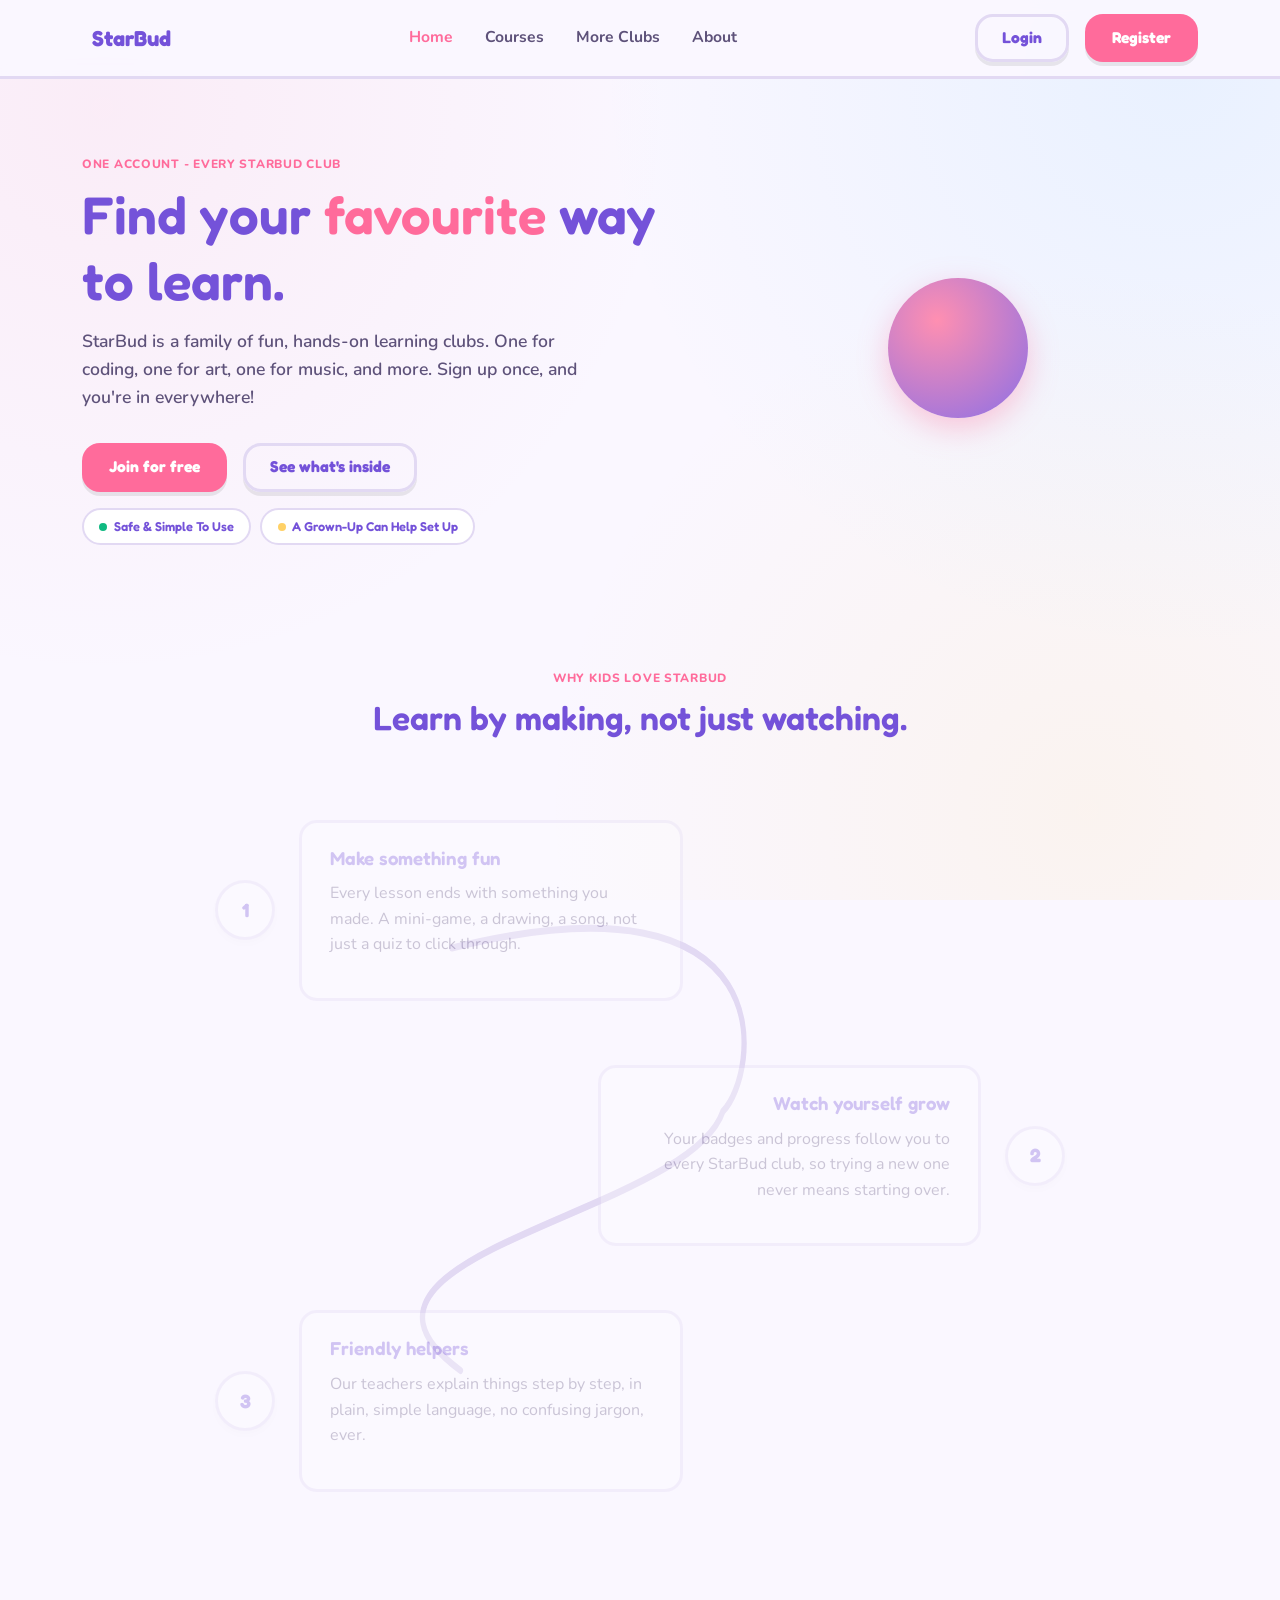
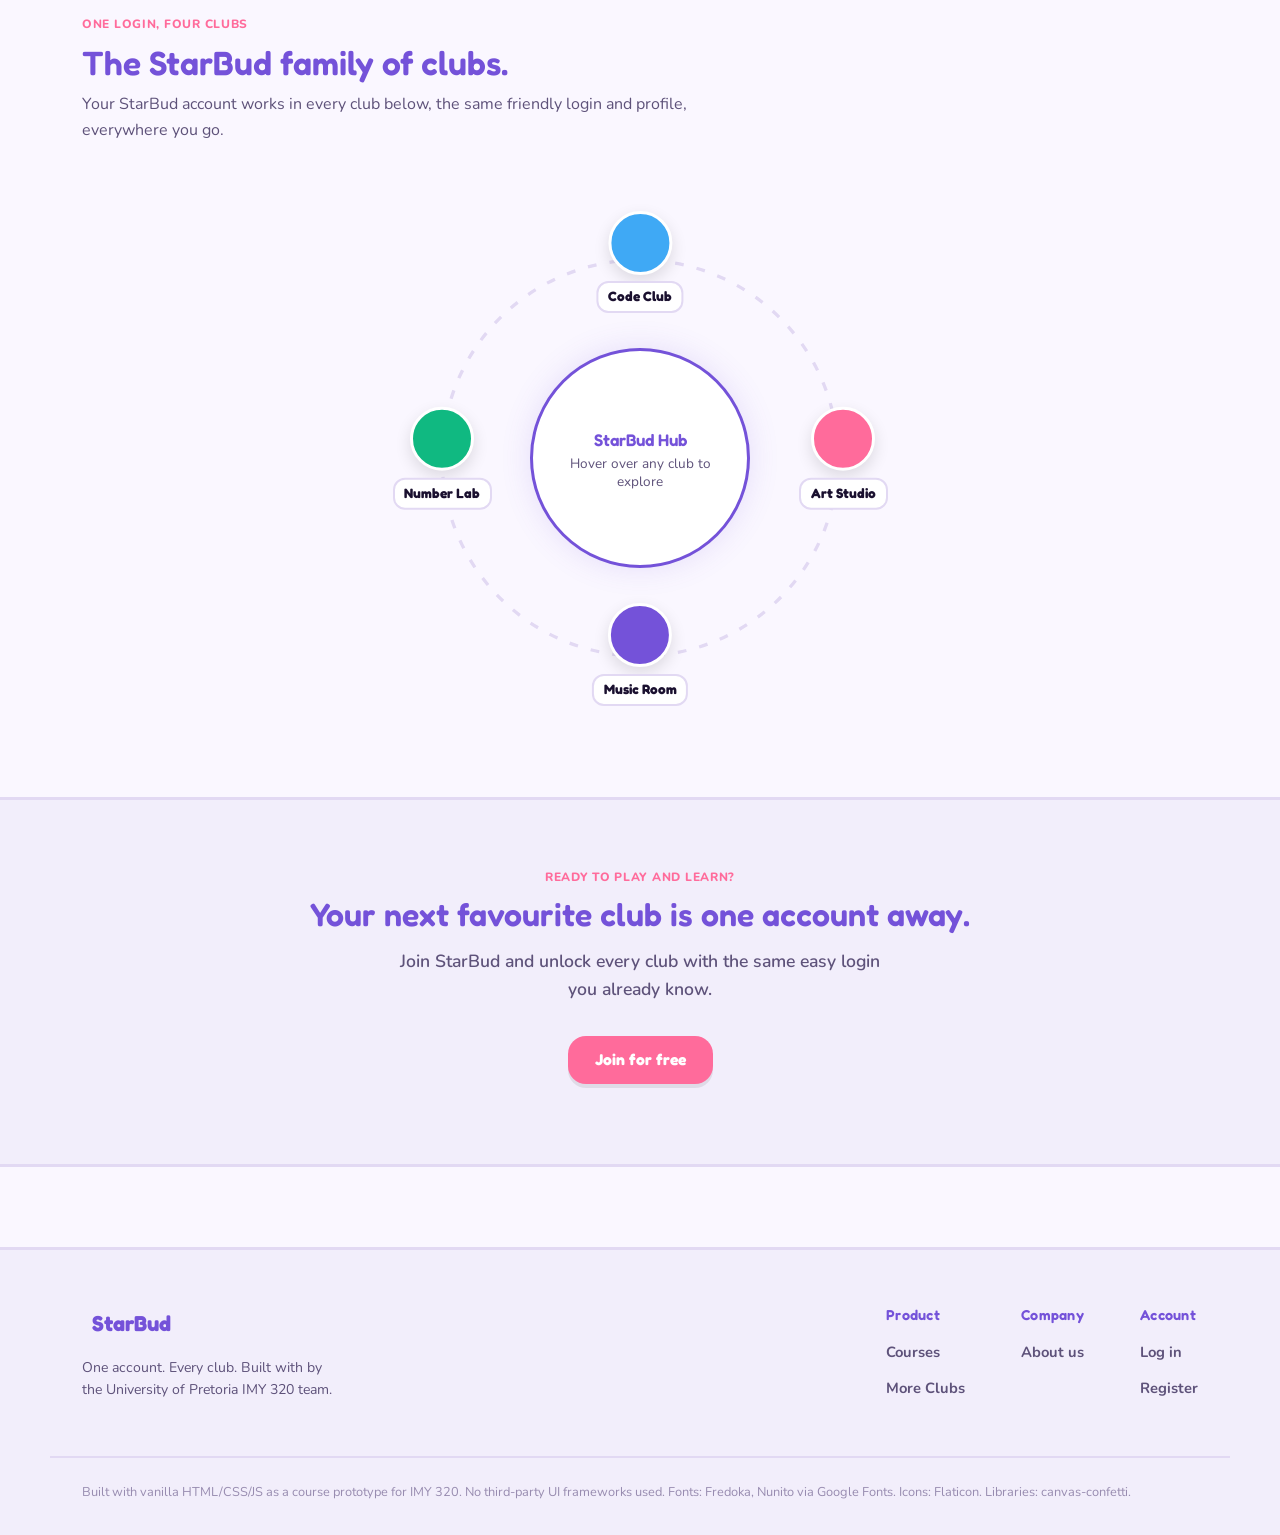
<file: index.html>
<!--
Janke Rall u24571238
Livia Webber u24607852
Joanna Reardon u24597652
-->

<!DOCTYPE html>
<html lang="en">

<head>

<meta charset="UTF-8">
<meta name="viewport" content="width=device-width, initial-scale=1.0">
<title>StarBud - Fun Clubs for Curious Kids</title>
<link rel="stylesheet" href="css/style.css">
<link rel='stylesheet' href='https://cdn-uicons.flaticon.com/4.0.0/uicons-regular-rounded/css/uicons-regular-rounded.css'>
<link rel='stylesheet' href='https://cdn-uicons.flaticon.com/4.0.0/uicons-regular-chubby/css/uicons-regular-chubby.css'>
<link rel="icon" type="image/svg+xml" href="assets/favicon.svg">

</head>

<body>

<nav class="site-nav">
    <div class="wrap">
        <a href="index.html" class="brand">
            <i class="fi fi-rr-star"></i>
            StarBud
        </a>
        <ul class="nav-links">
            <li><a href="index.html" class="active">Home</a></li>
            <li><a href="courses.html">Courses</a></li>
            <li><a href="index.html#family" >More Clubs</a></li>
            <li><a href="about.html" >About</a></li>
        </ul>
        <div class="nav-cta" data-nav-auth-slot>
            <a href="login.html" class="btn btn-ghost">Login</a>
            <a href="login.html?view=register" class="btn btn-primary">Start Learning</a>
        </div>
    </div>
</nav>

<header class="hero">
    <div class="wrap">
        <div>
            <span class="eyebrow">One account - Every StarBud Club</span>
            <h1>Find your <em>favourite</em> way to learn.</h1>
            <p class="hero-sub">StarBud is a family of fun, hands-on learning clubs. One for coding, one for art, one for music, and more. Sign up once, and you're in everywhere!</p>
            <div class="hero-actions">
                <a href="login.html?view=register" class="btn btn-primary">Join for free</a>
                <a href="#courses" class="btn btn-ghost">See what's inside</a>
            </div>
            <div class="stamp-row" style="justify-content:flex-start;">
                <span class="stamp">
                    <span class="dot" style="background:var(--success)"></span>
                    Safe & Simple To Use
                </span>
                <span class="stamp">
                    <span class="dot" style="background:var(--spark)"></span>
                    A Grown-Up Can Help Set Up
                </span>
            </div>
        </div>
        <div class="starbud-visual" aria-hidden="true">
            <div class="starbud-core">
                <i class="fi fi-rr-star core"></i>
            </div>
        </div>
    </div>
</header>

<section class="section roadmap-section" id="courses">
    <div class="wrap">
        <div class="section-head text-center">
            <span class="eyebrow">Why kids love StarBud</span>
            <h2>Learn by making, not just watching.</h2>
        </div>

        <div class="roadmap-zigzag-container">
            <svg class="roadmap-svg" viewBox="0 0 800 500" preserveAspectRatio="none">
                <path class="roadmap-path-bg" d="M 223,120 C 543,60 511,211 478,236 C 445,310 82,337 231,420" />
                <path class="roadmap-path-fill" id="roadmapPathFill" d="M 223,120 C 543,60 511,211 478,236 C 445,310 82,337 231,420" />
            </svg>

            <div class="roadmap-zigzag-steps">
                <div class="zigzag-step step-left" data-step="1">
                    <div class="roadmap-node">1</div>
                    <div class="roadmap-card">
                        <h3>Make something fun</h3>
                        <p>Every lesson ends with something you made. A mini-game, a drawing, a song, not just a quiz to click through.</p>
                    </div>
                </div>

                <div class="zigzag-step step-right" data-step="2">
                    <div class="roadmap-node">2</div>
                    <div class="roadmap-card">
                        <h3>Watch yourself grow</h3>
                        <p>Your badges and progress follow you to every StarBud club, so trying a new one never means starting over.</p>
                    </div>
                </div>

                <div class="zigzag-step step-left" data-step="3">
                    <div class="roadmap-node">3</div>
                    <div class="roadmap-card">
                        <h3>Friendly helpers</h3>
                        <p>Our teachers explain things step by step, in plain, simple language, no confusing jargon, ever.</p>
                    </div>
                </div>
            </div>
        </div>
    </div>
</section>

<section class="section" id="family">
    <div class="wrap">
        <div class="section-head">
            <span class="eyebrow">One login, four clubs</span>
            <h2>The StarBud family of clubs.</h2>
            <p>Your StarBud account works in every club below, the same friendly login and profile, everywhere you go.</p>
        </div>

        <div class="orbital-container">
            <div class="orbital-assembly" id="orbitalAssembly">
                <svg class="orbital-ring-svg" viewBox="0 0 500 500">
                    <circle cx="250" cy="250" r="180" class="orbit-path" />
                </svg>

                <div class="orbital-nodes">
                    <div class="orbit-node node-code" data-title="StarBud Code Club" data-desc="Build games & websites with easy drag-and-drop code blocks." style="--node-bg: var(--blue-deep);">
                        <div class="node-icon"><i class="fi fi-rr-browser"></i></div>
                        <span class="node-label">Code Club</span>
                    </div>
                    <div class="orbit-node node-art" data-title="StarBud Art Studio" data-desc="Explore digital drawing, animation, and graphic design." style="--node-bg: var(--pink-deep);">
                        <div class="node-icon"><i class="fi fi-rr-palette"></i></div>
                        <span class="node-label">Art Studio</span>
                    </div>
                    <div class="orbit-node node-music" data-title="StarBud Music Room" data-desc="Create beats, synthesize sounds, and compose your own songs." style="--node-bg: var(--purple-deep);">
                        <div class="node-icon"><i class="fi fi-rr-microphone"></i></div>
                        <span class="node-label">Music Room</span>
                    </div>
                    <div class="orbit-node node-number" data-title="StarBud Number Lab" data-desc="Master math puzzles, logic games, and fun problem solving." style="--node-bg: var(--mint-deep);">
                        <div class="node-icon"><i class="fi fi-rr-calculator"></i></div>
                        <span class="node-label">Number Lab</span>
                    </div>
                </div>
            </div>

            <div class="orbital-core" id="orbitalCore">
                <div class="core-star"><i class="fi fi-rr-star"></i></div>
                <div class="core-info">
                    <h3 id="orbitTitle">StarBud Hub</h3>
                    <p id="orbitDesc">Hover over any club to explore</p>
                </div>
            </div>
        </div>
    </div>
</section>

<section class="cta-band">
    <div class="wrap">
        <span class="eyebrow">Ready to play and learn?</span>
        <h2>Your next favourite club is one account away.</h2>
        <p class="hero-sub">Join StarBud and unlock every club with the same easy login you already know.</p>
        <div class="hero-actions">
        <a href="login.html?view=register" class="btn btn-primary">Join for free</a>
        </div>
    </div>
</section>

<footer class="site-footer">
    <div class="wrap">
        <div>
        <a href="index.html" class="brand" style="margin-bottom:1rem;">
            <i class="fi fi-rr-star"></i>
            StarBud
        </a>
        <p style="max-width:32ch; font-size:0.88rem;">One account. Every club. Built with <i class="fi fi-rc-heart"></i> by the University of Pretoria IMY 320 team.</p>
        </div>
        <div class="footer-cols">
        <div class="footer-col">
            <h4>Product</h4>
            <ul>
            <li><a href="index.html#courses">Courses</a></li>
            <li><a href="index.html#family">More Clubs</a></li>
            </ul>
        </div>
        <div class="footer-col">
            <h4>Company</h4>
            <ul>
            <li><a href="about.html">About us</a></li>
            </ul>
        </div>
        <div class="footer-col">
            <h4>Account</h4>
            <ul>
            <li><a href="login.html">Log in</a></li>
            <li><a href="login.html?view=register">Register</a></li>
            </ul>
        </div>
        </div>
    </div>
    <div class="wrap footer-note">
        Built with vanilla HTML/CSS/JS as a course prototype for IMY 320. No third-party UI frameworks used. Fonts: Fredoka, Nunito via Google Fonts. Icons: Flaticon. Libraries: canvas-confetti.
    </div>
</footer>

<script src="js/app.js"></script>
    <script src="js/state.js"></script>
    <script src="js/nav.js"></script>

</body>

</html>
</file>
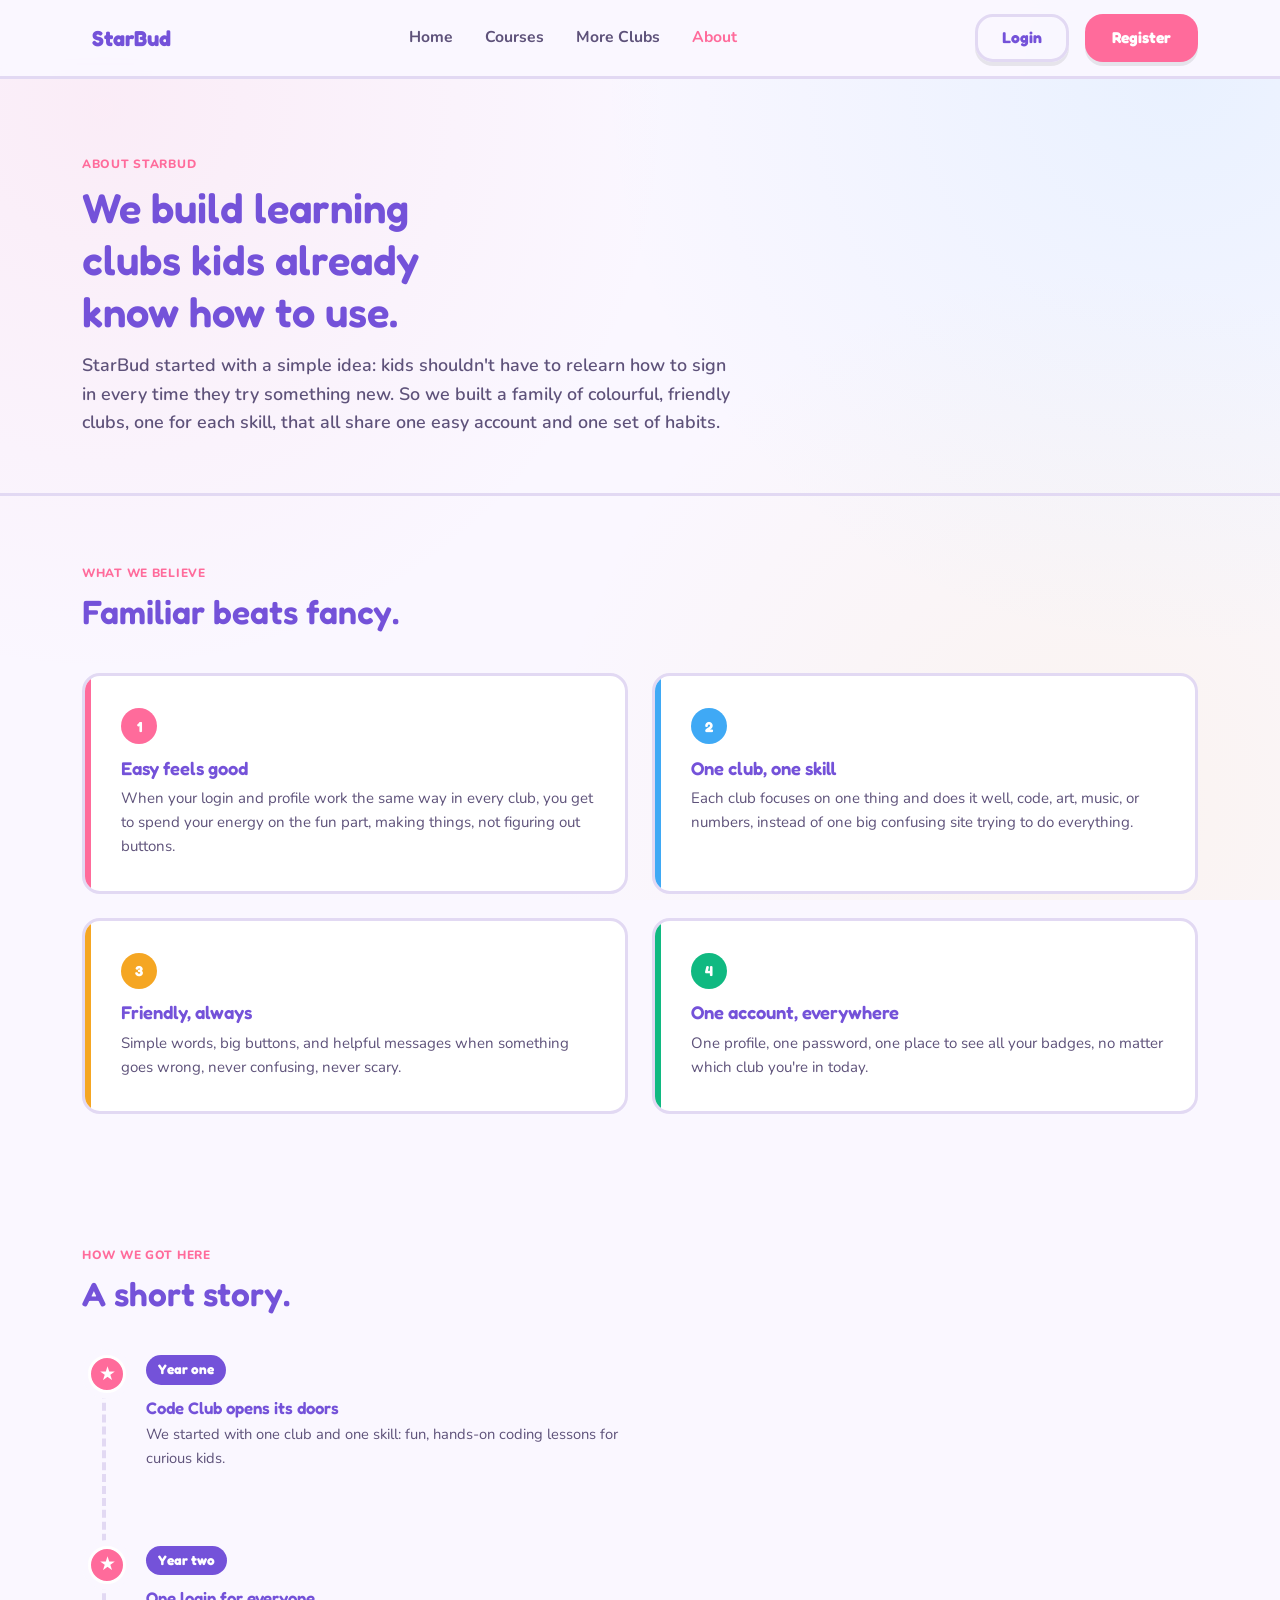
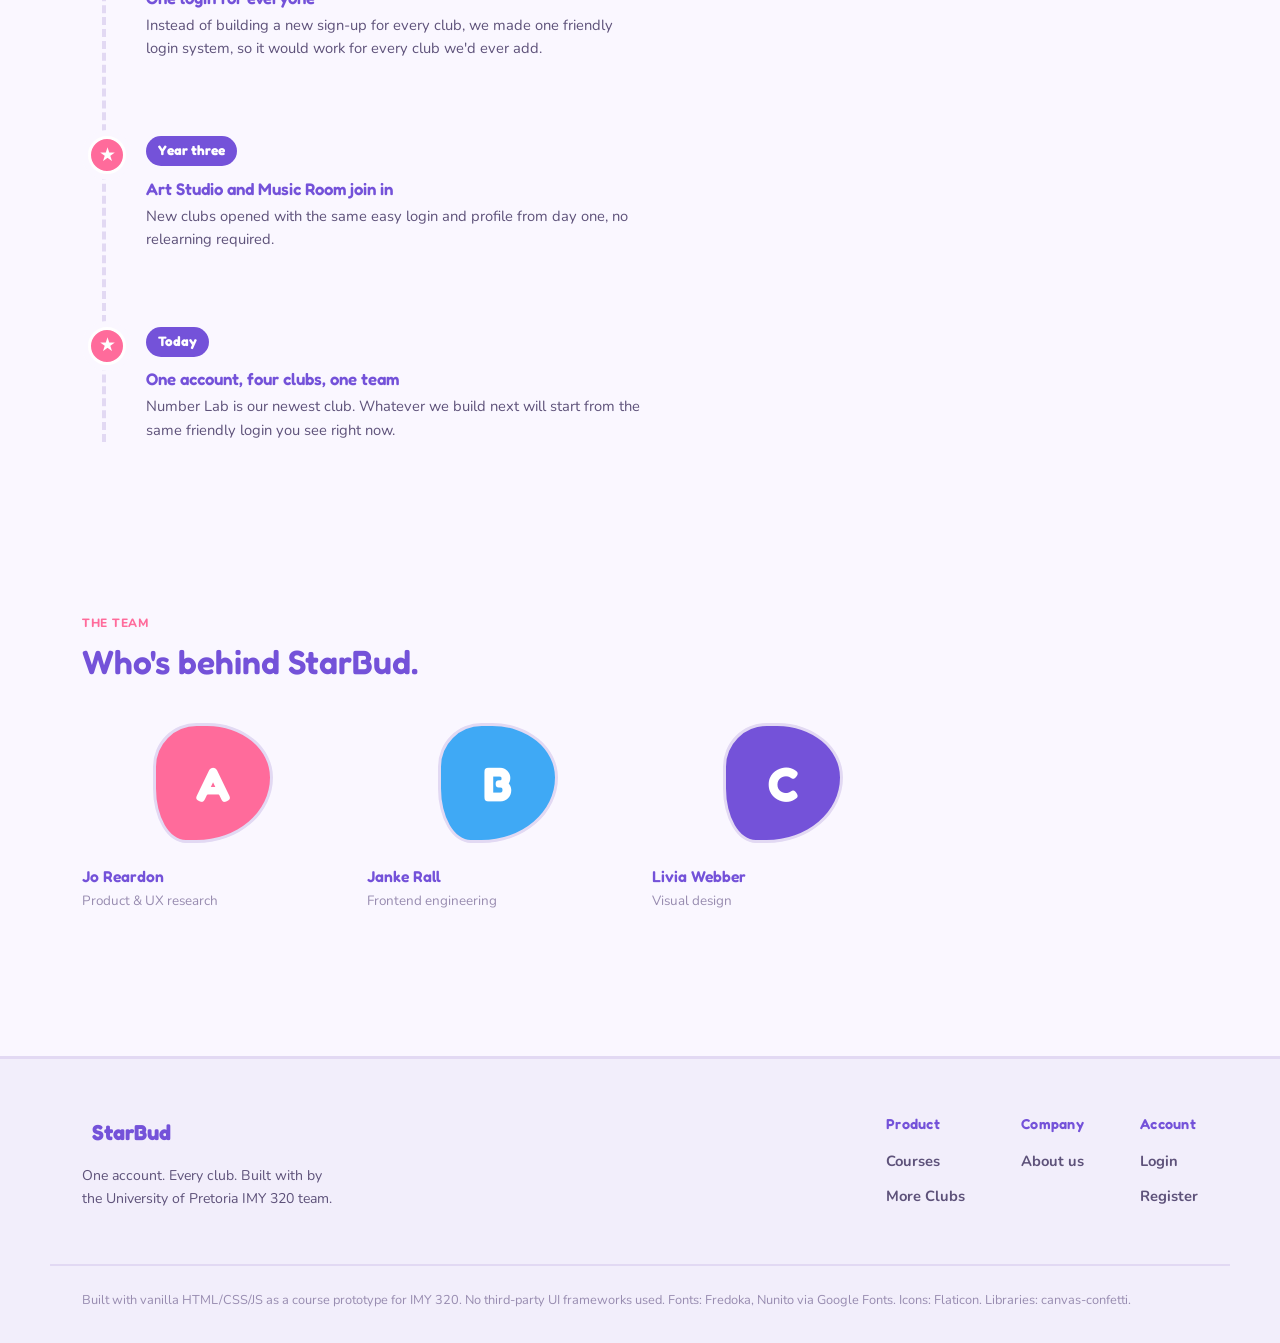
<file: about.html>
<!--
Janke Rall u24571238
Livia Webber u24607852
Joanna Reardon u24597652
-->

<!DOCTYPE html>

<html lang="en">

<head>

<meta charset="UTF-8">
<meta name="viewport" content="width=device-width, initial-scale=1.0">
<title>About StarBud</title>
<link rel="stylesheet" href="css/style.css">
<link rel='stylesheet' href='https://cdn-uicons.flaticon.com/4.0.0/uicons-regular-rounded/css/uicons-regular-rounded.css'>
<link rel='stylesheet' href='https://cdn-uicons.flaticon.com/4.0.0/uicons-regular-chubby/css/uicons-regular-chubby.css'>
<link rel="icon" type="image/svg+xml" href="assets/favicon.svg">

</head>

<body>

<nav class="site-nav">
        <div class="wrap">
            <a href="index.html" class="brand">
                <i class="fi fi-rr-star"></i>
                StarBud
            </a>
            <ul class="nav-links">
                <li><a href="index.html">Home</a></li>
                <li><a href="courses.html">Courses</a></li>
                <li><a href="index.html#family">More Clubs</a></li>
                <li><a href="about.html" class="active">About</a></li>
            </ul>
            <div class="nav-cta" data-nav-auth-slot>
                <a href="login.html" class="btn btn-ghost">Login</a>
                <a href="login.html?view=register" class="btn btn-primary">Start Learning</a>
            </div>
        </div>
    </nav>

<header class="about-hero">
    <div class="wrap">
        <span class="eyebrow">About StarBud</span>
        <h1>We build learning clubs kids already know how to use.</h1>
        <p class="about-lead">StarBud started with a simple idea: kids shouldn't have to relearn how to sign in every time they try something new. So we built a family of colourful, friendly clubs, one for each skill, that all share one easy account and one set of habits.</p>
    </div>
</header>

<section class="section">
    <div class="wrap">
        <div class="section-head">
        <span class="eyebrow">What we believe</span>
        <h2>Familiar beats fancy.</h2>
        </div>
        <div class="value-grid">
        <div class="value-card">
            <span class="num">1</span>
            <h3>Easy feels good</h3>
            <p>When your login and profile work the same way in every club, you get to spend your energy on the fun part, making things, not figuring out buttons.</p>
        </div>
        <div class="value-card">
            <span class="num">2</span>
            <h3>One club, one skill</h3>
            <p>Each club focuses on one thing and does it well, code, art, music, or numbers, instead of one big confusing site trying to do everything.</p>
        </div>
        <div class="value-card">
            <span class="num">3</span>
            <h3>Friendly, always</h3>
            <p>Simple words, big buttons, and helpful messages when something goes wrong, never confusing, never scary.</p>
        </div>
        <div class="value-card">
            <span class="num">4</span>
            <h3>One account, everywhere</h3>
            <p>One profile, one password, one place to see all your badges, no matter which club you're in today.</p>
        </div>
        </div>
    </div>
</section>

<section class="section">
    <div class="wrap">
        <div class="section-head">
        <span class="eyebrow">How we got here</span>
        <h2>A short story.</h2>
        </div>
        <div class="timeline">
        <div class="timeline-item">
            <span class="timeline-year">Year one</span>
            <h4>Code Club opens its doors</h4>
            <p>We started with one club and one skill: fun, hands-on coding lessons for curious kids.</p>
        </div>
        <div class="timeline-item">
            <span class="timeline-year">Year two</span>
            <h4>One login for everyone</h4>
            <p>Instead of building a new sign-up for every club, we made one friendly login system, so it would work for every club we'd ever add.</p>
        </div>
        <div class="timeline-item">
            <span class="timeline-year">Year three</span>
            <h4>Art Studio and Music Room join in</h4>
            <p>New clubs opened with the same easy login and profile from day one, no relearning required.</p>
        </div>
        <div class="timeline-item">
            <span class="timeline-year">Today</span>
            <h4>One account, four clubs, one team</h4>
            <p>Number Lab is our newest club. Whatever we build next will start from the same friendly login you see right now.</p>
        </div>
        </div>
    </div>
</section>

<section class="section">
    <div class="wrap">
        <div class="section-head">
        <span class="eyebrow">The team</span>
        <h2>Who's behind StarBud.</h2>
        </div>
        <div class="team-grid">
        <div class="team-card">
            <div class="team-avatar">A</div>
            <h4>Jo Reardon</h4>
            <p>Product & UX research</p>
        </div>
        <div class="team-card">
            <div class="team-avatar">B</div>
            <h4>Janke Rall</h4>
            <p>Frontend engineering</p>
        </div>
        <div class="team-card">
            <div class="team-avatar">C</div>
            <h4>Livia Webber</h4>
            <p>Visual design</p>
        </div>
        </div>
    </div>
</section>

<footer class="site-footer">
    <div class="wrap">
        <div>
        <a href="index.html" class="brand" style="margin-bottom:1rem;">
            <i class="fi fi-rr-star"></i>
            StarBud
        </a>
        <p style="max-width:32ch; font-size:0.88rem;">One account. Every club. Built with <i class="fi fi-rc-heart"></i> by the University of Pretoria IMY 320 team.</p>
        </div>
        <div class="footer-cols">
        <div class="footer-col">
            <h4>Product</h4>
            <ul>
            <li><a href="index.html#courses">Courses</a></li>
            <li><a href="index.html#family">More Clubs</a></li>
            </ul>
        </div>
        <div class="footer-col">
            <h4>Company</h4>
            <ul>
            <li><a href="about.html">About us</a></li>
            </ul>
        </div>
        <div class="footer-col">
            <h4>Account</h4>
            <ul>
            <li><a href="login.html">Login</a></li>
            <li><a href="login.html?view=register">Register</a></li>
            </ul>
        </div>
        </div>
    </div>
    <div class="wrap footer-note">
        Built with vanilla HTML/CSS/JS as a course prototype for IMY 320. No third-party UI frameworks used. Fonts: Fredoka, Nunito via Google Fonts. Icons: Flaticon. Libraries: canvas-confetti.
    </div>
</footer>

<script src="js/app.js"></script>
    <script src="js/state.js"></script>
    <script src="js/nav.js"></script>

</body>
</html>
</file>
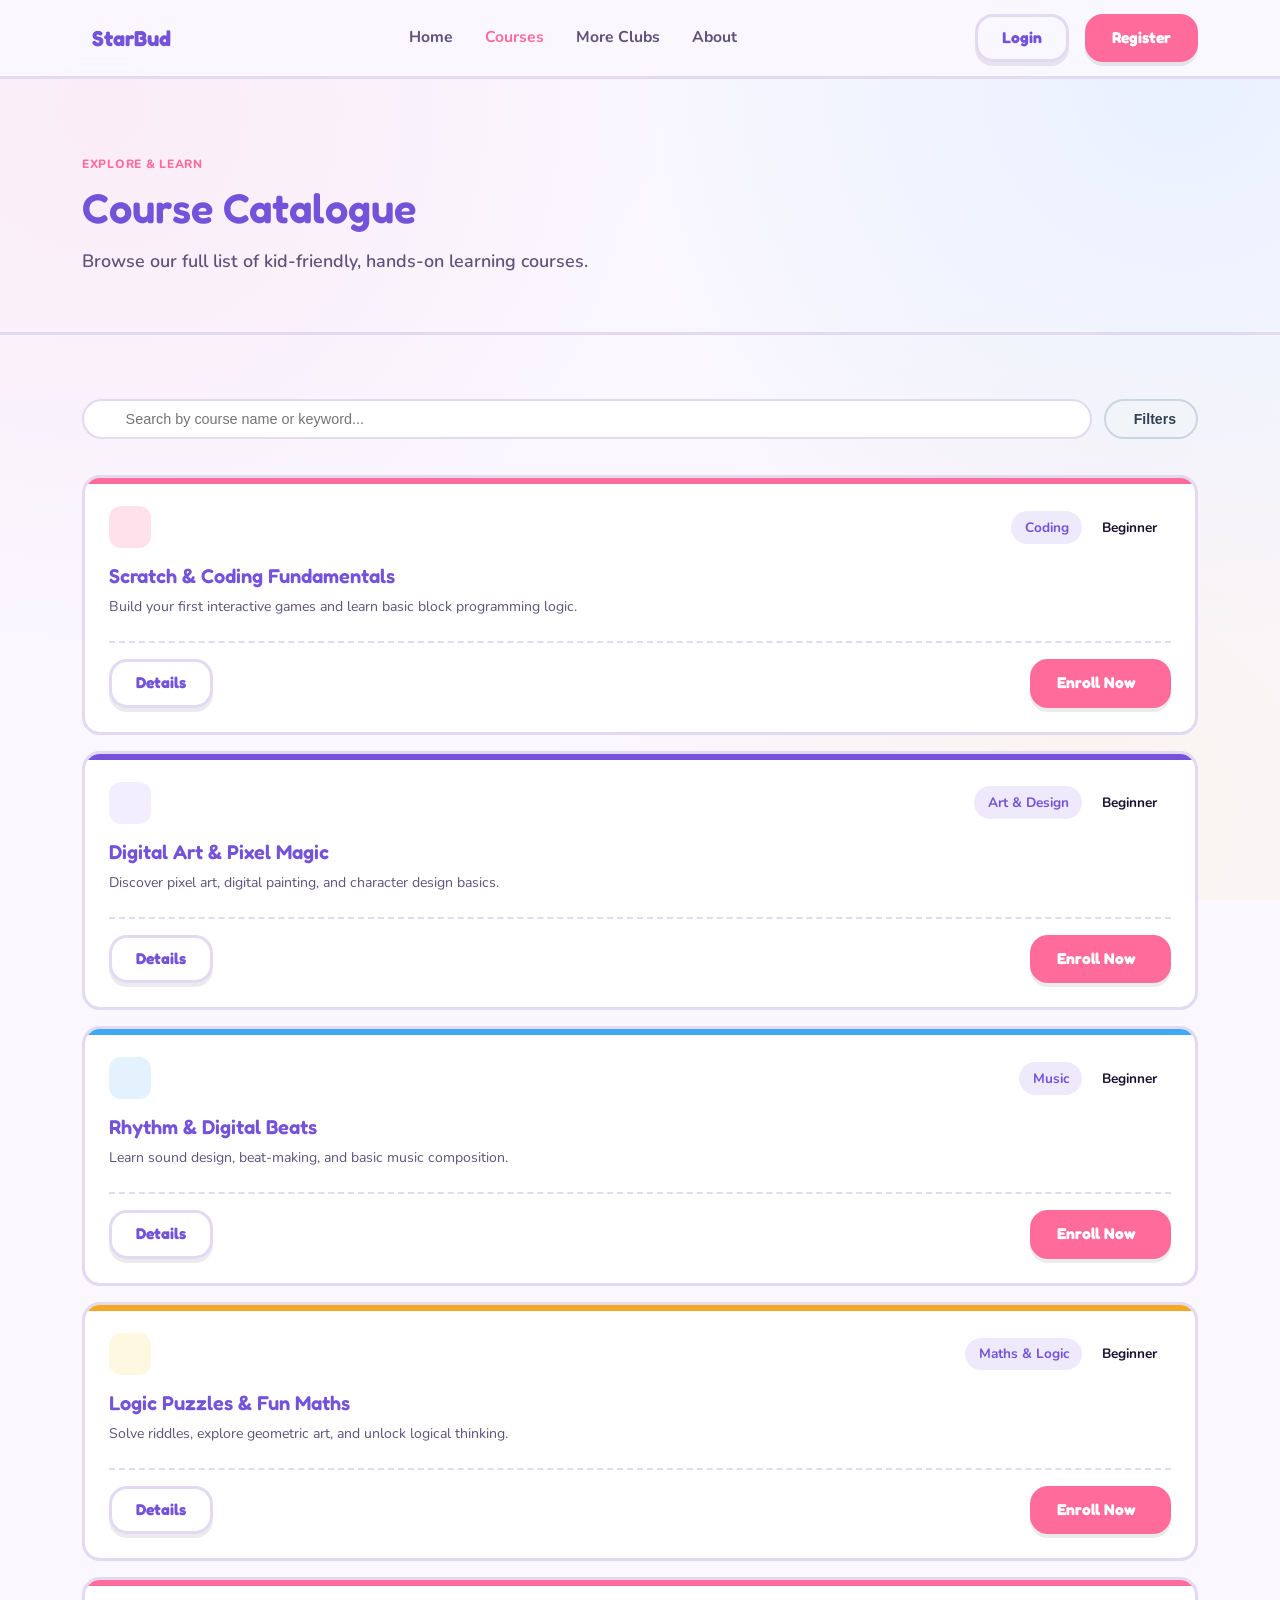
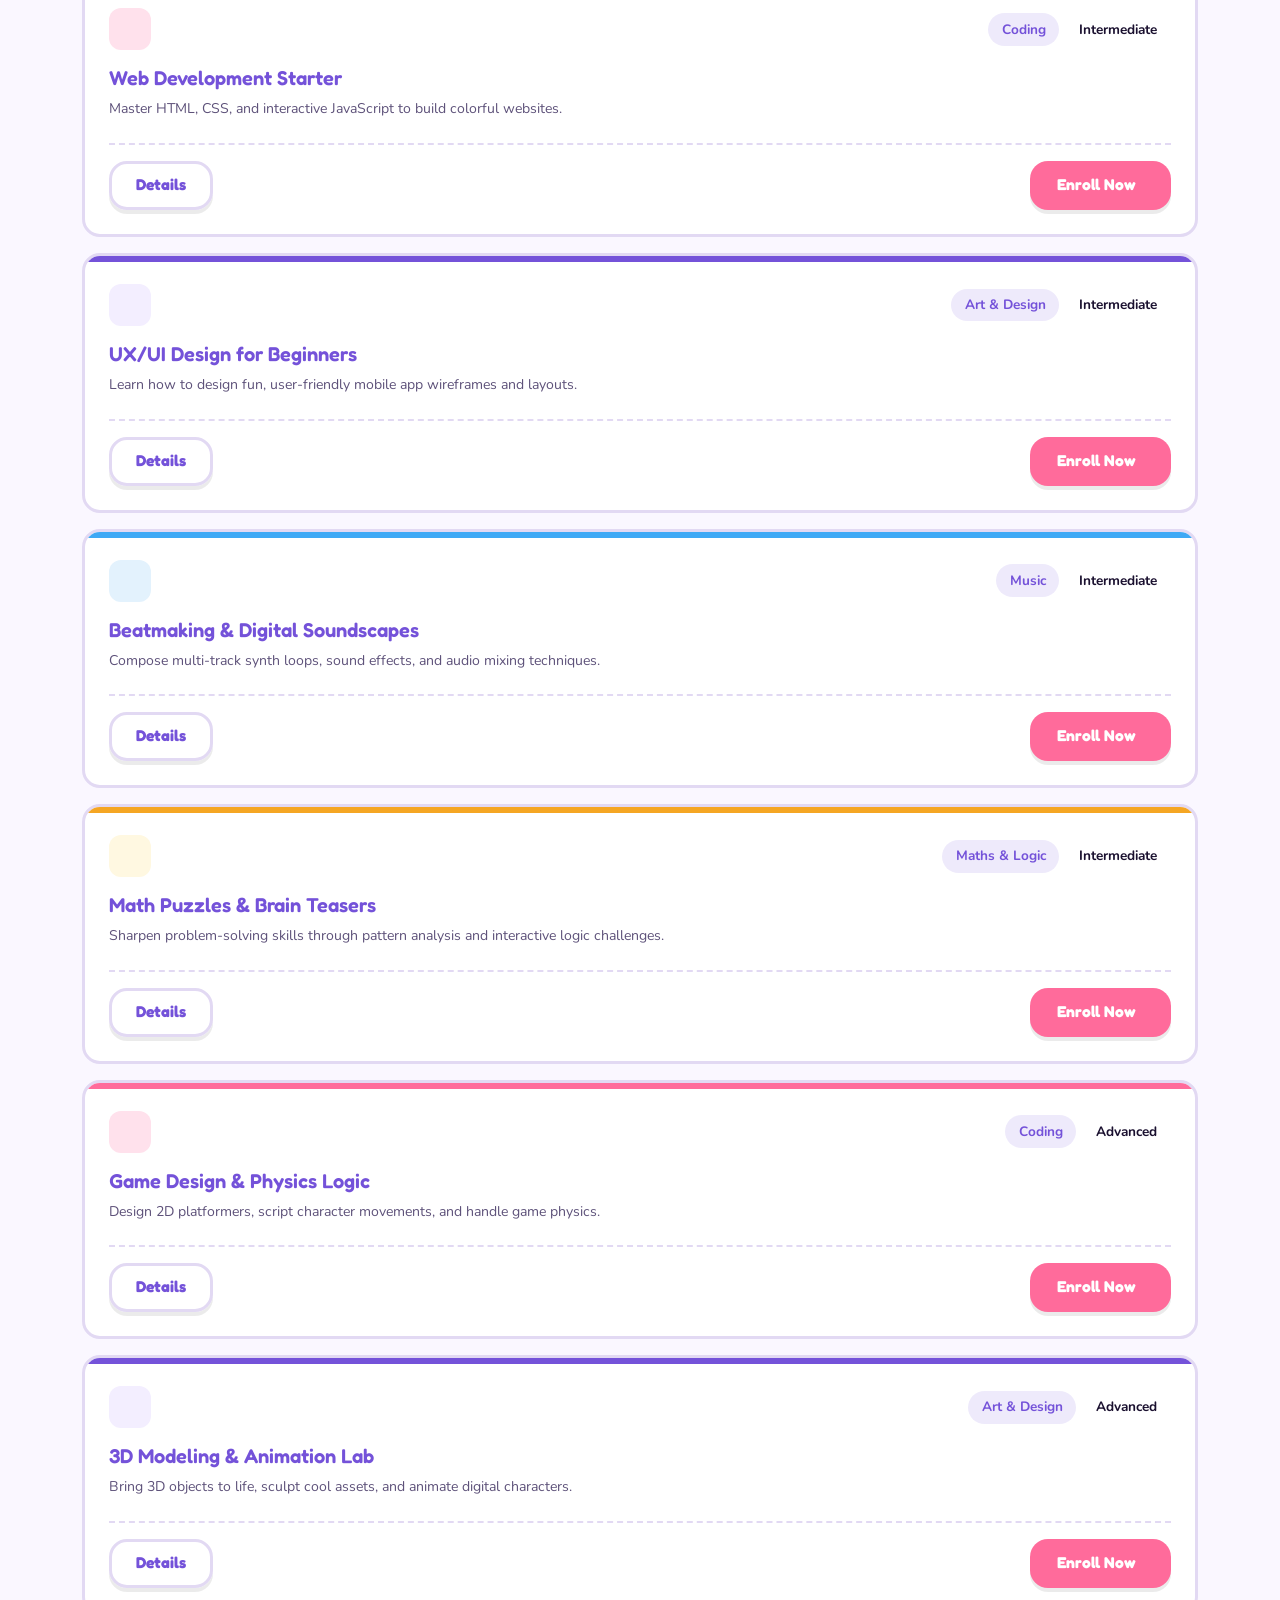
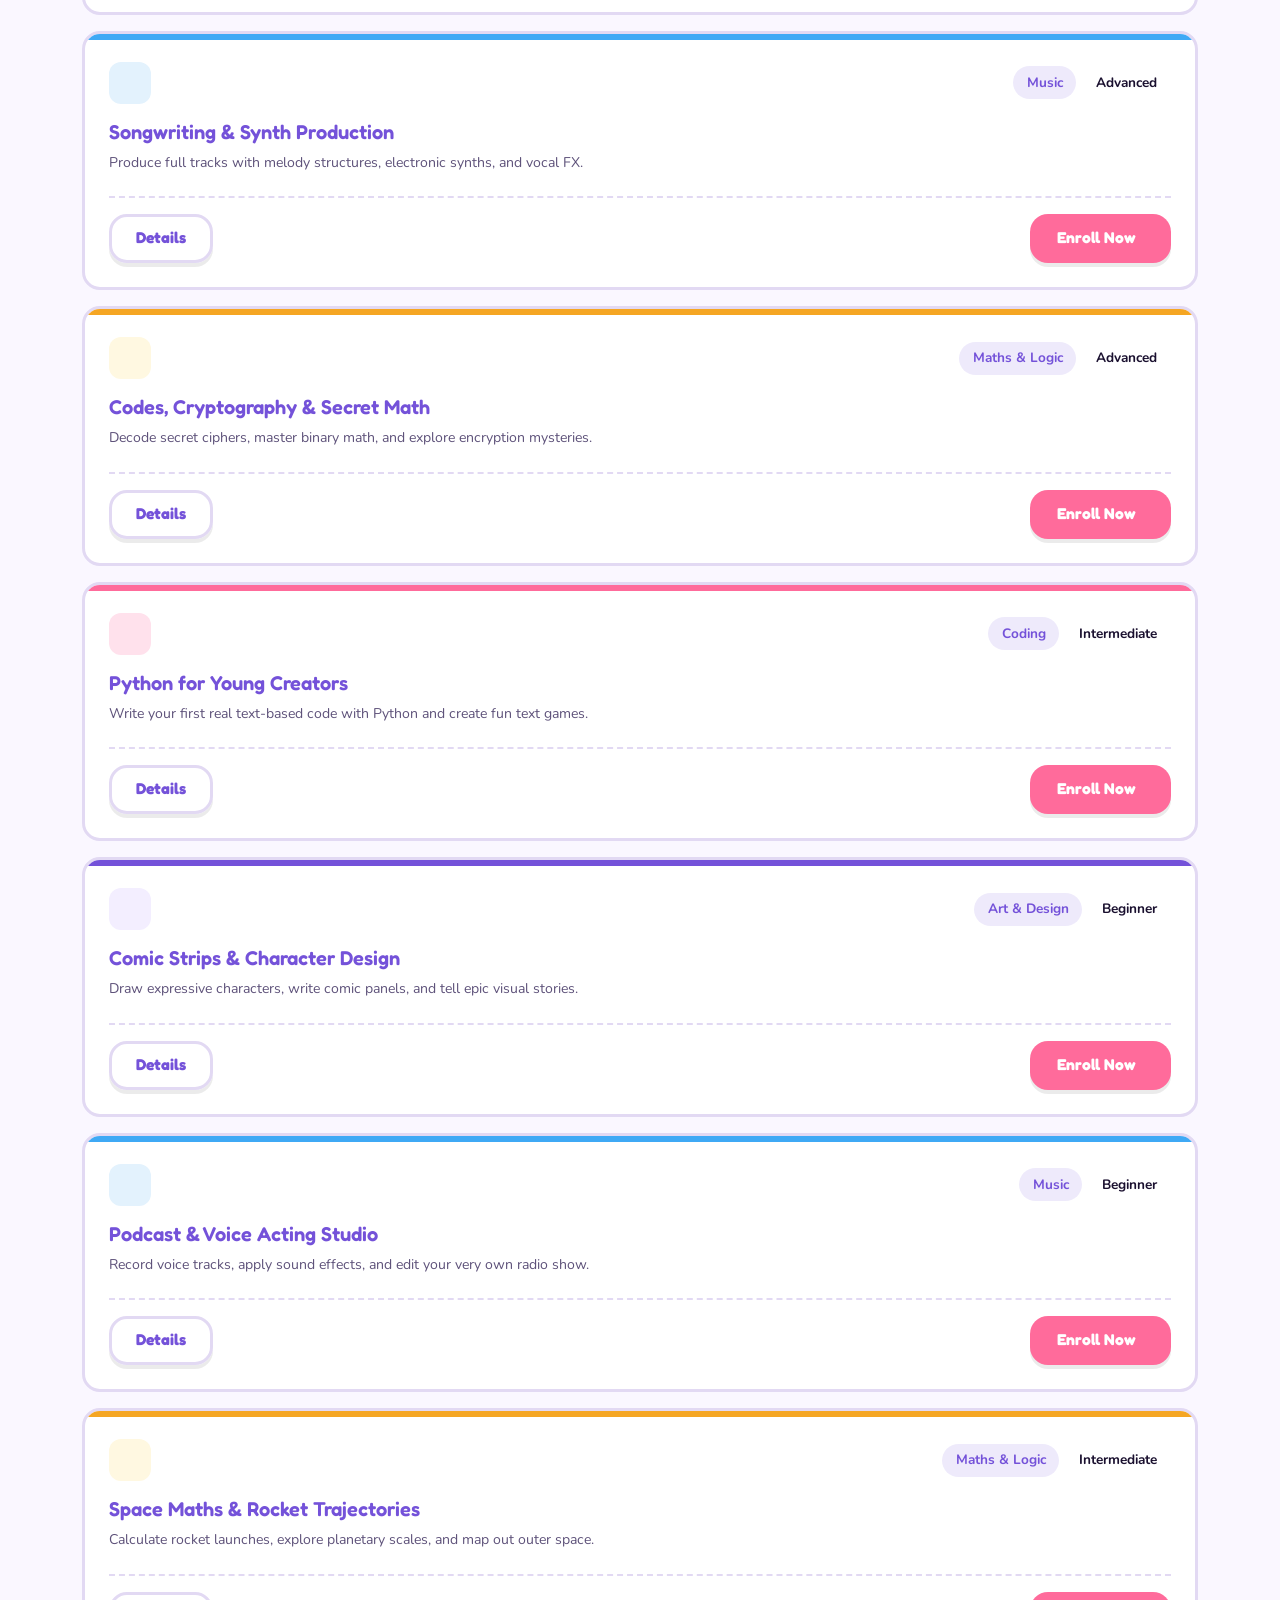
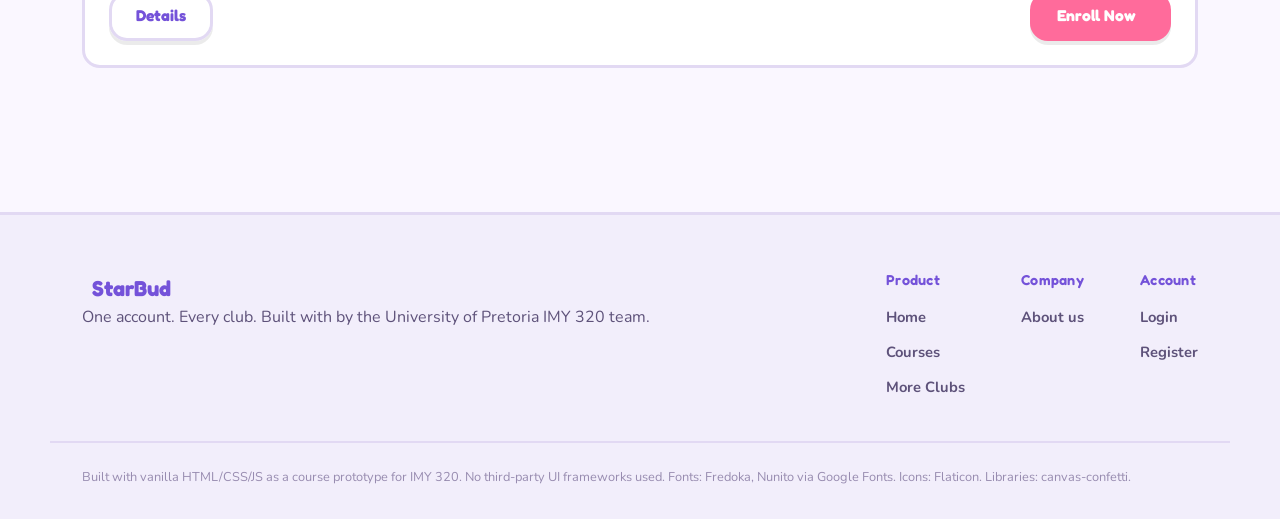
<file: courses.html>
<!--
Janke Rall u24571238
Livia Webber u24607852
Joanna Reardon u24597652
-->

<!DOCTYPE html>
<html lang="en">
<head>
    <meta charset="UTF-8">
    <meta name="viewport" content="width=device-width, initial-scale=1.0">
    <title>Courses | StarBud</title>
    <link rel="stylesheet" href="css/style.css">
    <link rel='stylesheet' href='https://cdn-uicons.flaticon.com/4.0.0/uicons-regular-rounded/css/uicons-regular-rounded.css'>
    <link rel="icon" type="image/svg+xml" href="assets/favicon.svg">
</head>

<body>
    
    <nav class="site-nav">
        <div class="wrap">
            <a href="index.html" class="brand">
                <i class="fi fi-rr-star"></i>
                StarBud
            </a>
            <ul class="nav-links">
                <li><a href="index.html">Home</a></li>
                <li><a href="courses.html" class="active">Courses</a></li>
                <li><a href="index.html#family">More Clubs</a></li>
                <li><a href="about.html">About</a></li>
            </ul>
            <div class="nav-cta" data-nav-auth-slot>
                <a href="login.html" class="btn btn-ghost">Login</a>
                <a href="login.html?view=register" class="btn btn-primary">Register</a>
            </div>
        </div>
    </nav>
    
    <header class="about-hero">
        <div class="wrap">
            <span class="eyebrow">Explore & Learn</span>
            <h1>Course Catalogue</h1>
            <p class="about-lead">Browse our full list of kid-friendly, hands-on learning courses.</p>
        </div>
    </header>

    <main>
        <section class="section">
            <div class="wrap">
                <div class="courses-header-section">
                    <div class="search-filter-top-bar">
                        <div class="search-input-wrapper">
                            <i class="fi fi-rr-search"></i>
                            <input type="text" id="courseSearchInput" placeholder="Search by course name or keyword..." oninput="handleFilterChange()" />
                        </div>

                        <button onclick="toggleFilterDrawer()" class="filter-toggle-btn" id="filterToggleBtn">
                            <i class="fi fi-rr-filter"></i> Filters
                        </button>
                    </div>

                    <div id="activeFilterTagsContainer" class="active-filter-tags-row"></div>

                    <div id="inlineFilterDrawer" class="inline-filter-drawer">
                        <div class="filter-group-wrapper">
                            <div class="filter-group">
                                <span class="filter-group-label">Category:</span>
                                <button onclick="selectCategory('all')" class="filter-chip-btn active" data-cat="all">All</button>
                                <button onclick="selectCategory('code')" class="filter-chip-btn" data-cat="code">Coding</button>
                                <button onclick="selectCategory('art')" class="filter-chip-btn" data-cat="art">Art & Design</button>
                                <button onclick="selectCategory('music')" class="filter-chip-btn" data-cat="music">Music</button>
                                <button onclick="selectCategory('math')" class="filter-chip-btn" data-cat="math">Maths & Logic</button>
                            </div>

                            <div class="filter-group">
                                <span class="filter-group-label">Level:</span>
                                <button onclick="selectDifficulty('all')" class="filter-chip-btn active" data-diff="all">All</button>
                                <button onclick="selectDifficulty('Beginner')" class="filter-chip-btn" data-diff="Beginner">Beginner</button>
                                <button onclick="selectDifficulty('Intermediate')" class="filter-chip-btn" data-diff="Intermediate">Intermediate</button>
                                <button onclick="selectDifficulty('Advanced')" class="filter-chip-btn" data-diff="Advanced">Advanced</button>
                            </div>
                        </div>
                    </div>
                </div>

                <div id="courseList" class="course-list-container"></div>
            </div>
        </section>
    </main>

    <footer class="site-footer">
        <div class="wrap">
            <div>
                <a href="index.html" class="brand brand-footer">
                    <i class="fi fi-rr-star"></i>
                    StarBud
                </a>
                <p class="footer-lead">One account. Every club. Built with <i class="fi fi-rc-heart"></i> by the University of Pretoria IMY 320 team.</p>
            </div>
            <div class="footer-cols">
                <div class="footer-col">
                    <h4>Product</h4>
                    <ul>
                        <li><a href="index.html">Home</a></li>
                        <li><a href="courses.html">Courses</a></li>
                        <li><a href="index.html#family">More Clubs</a></li>
                    </ul>
                </div>
                <div class="footer-col">
                    <h4>Company</h4>
                    <ul>
                        <li><a href="about.html">About us</a></li>
                    </ul>
                </div>
                <div class="footer-col">
                    <h4>Account</h4>
                    <ul>
                        <li><a href="login.html">Login</a></li>
                        <li><a href="login.html?view=register">Register</a></li>
                    </ul>
                </div>
            </div>
        </div>
        <div class="wrap footer-note">
            Built with vanilla HTML/CSS/JS as a course prototype for IMY 320. No third-party UI frameworks used. Fonts: Fredoka, Nunito via Google Fonts. Icons: Flaticon. Libraries: canvas-confetti.
        </div>
    </footer>

    <script src="js/coursesData.js"></script>
    <script src="js/app.js"></script>
    <script src="js/state.js"></script>
    <script src="js/nav.js"></script>
    <script src="js/courses.js"></script>
</body>
</html>
</file>
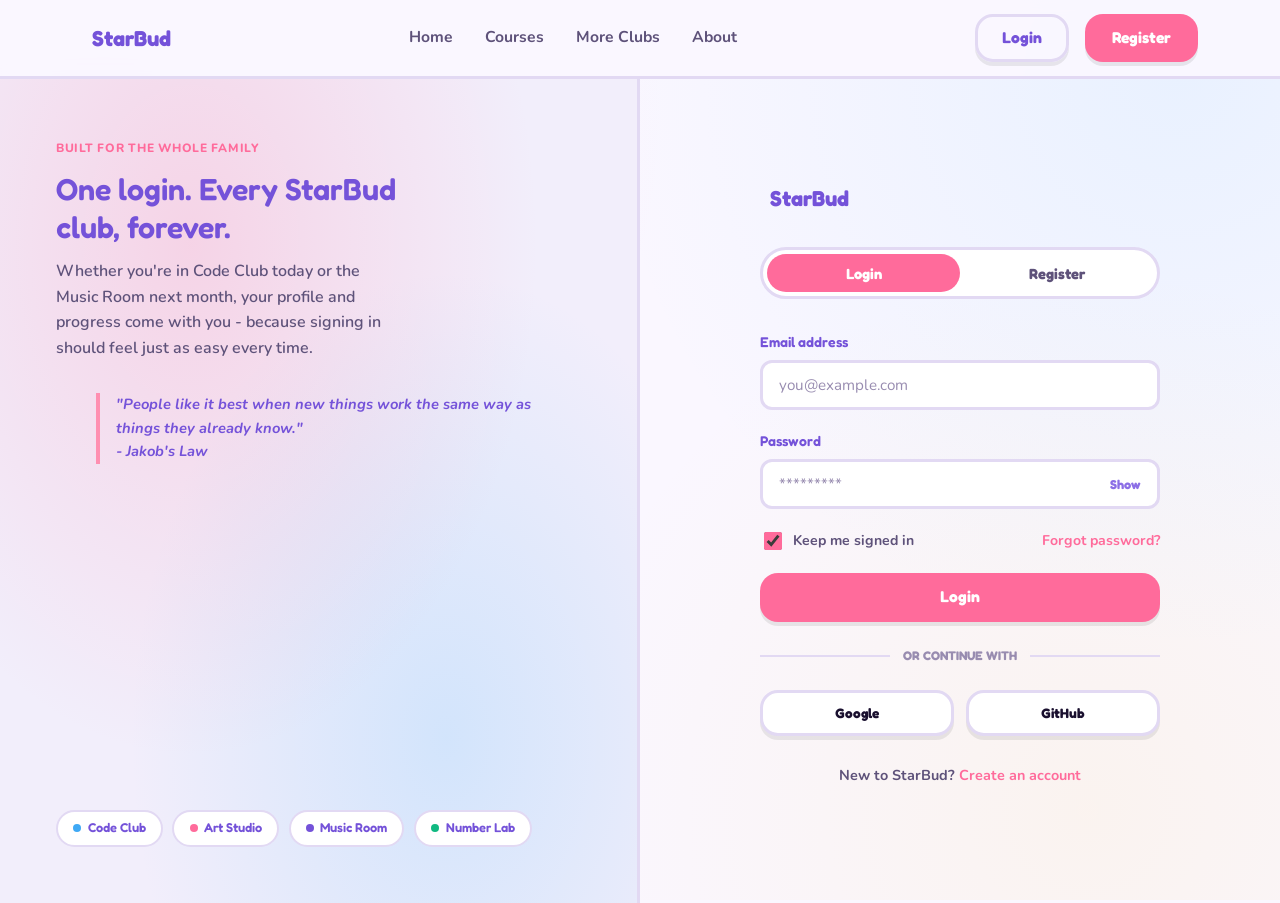
<file: login.html>
<!--
Janke Rall u24571238
Livia Webber u24607852
Joanna Reardon u24597652
-->

<!DOCTYPE html>
<html lang="en">
<head>
    <meta charset="UTF-8">
    <meta name="viewport" content="width=device-width, initial-scale=1.0">
    <title>Log in or join - StarBud</title>
    <link rel="stylesheet" href="css/style.css">
    <link rel='stylesheet' href='https://cdn-uicons.flaticon.com/4.0.0/uicons-regular-rounded/css/uicons-regular-rounded.css'>
    <link rel="icon" type="image/svg+xml" href="assets/favicon.svg">
</head>

<body>

<nav class="site-nav">
    <div class="wrap">
        <a href="index.html" class="brand">
            <i class="fi fi-rr-star"></i>
            StarBud
        </a>
        <ul class="nav-links">
            <li><a href="index.html">Home</a></li>
            <li><a href="courses.html">Courses</a></li>
            <li><a href="index.html#family">More Clubs</a></li>
            <li><a href="about.html">About</a></li>
        </ul>
        <div class="nav-cta" data-nav-auth-slot></div>
    </div>
</nav>

<div class="auth-shell">
    <div class="auth-side">
        <div class="auth-side-top">
            <span class="eyebrow">Built for the whole family</span>
            <h2>One login. Every StarBud club, forever.</h2>
            <p>Whether you're in Code Club today or the Music Room next month, your profile and progress come with you - because signing in should feel just as easy every time.</p>
            <blockquote class="auth-quote">"People like it best when new things work the same way as things they already know."<br>- Jakob's Law</blockquote>
        </div>
        <div class="stamp-row" style="justify-content:flex-start;">
            <span class="stamp"><span class="dot" style="background:var(--blue-deep)"></span>Code Club</span>
            <span class="stamp"><span class="dot" style="background:var(--pink-deep)"></span>Art Studio</span>
            <span class="stamp"><span class="dot" style="background:var(--purple-deep)"></span>Music Room</span>
            <span class="stamp"><span class="dot" style="background:var(--mint-deep)"></span>Number Lab</span>
        </div>
    </div>

    <div class="auth-main">
        <div class="auth-card">
            <a href="index.html" class="brand">
                <i class="fi fi-rr-star"></i>
                StarBud
            </a>

            <div class="auth-tabs" role="tablist">
                <button class="auth-tab" data-tab="login" role="tab">Login</button>
                <button class="auth-tab" data-tab="register" role="tab">Register</button>
            </div>

            <div class="auth-panel" data-panel="login">
                <form id="login-form" novalidate>
                    <div class="field">
                        <label for="login-email">Email address</label>
                        <input type="email" id="login-email" placeholder="you@example.com" autocomplete="email">
                        <div class="field-error">Enter a valid email address.</div>
                    </div>
                    <div class="field">
                        <label for="login-password">Password</label>
                        <div class="field-pw-wrap">
                            <input type="password" id="login-password" placeholder="*********" autocomplete="current-password">
                            <button type="button" class="field-pw-toggle" data-target="login-password">Show</button>
                        </div>
                        <div class="field-error">Incorrect email or password.</div>
                    </div>
                    <div class="field-row">
                        <label class="checkbox-row"><input type="checkbox" checked> Keep me signed in</label>
                        <a href="#" class="link-small">Forgot password?</a>
                    </div>
                    <button type="submit" class="btn btn-primary btn-block">Login</button>
                </form>

                <div class="divider">OR CONTINUE WITH</div>
                <div class="social-row">
                    <button class="btn btn-social" data-provider="Google">Google</button>
                    <button class="btn btn-social" data-provider="GitHub">GitHub</button>
                </div>

                <p class="auth-switch">New to StarBud? <a href="#" onclick="document.querySelector('[data-tab=register]').click(); return false;">Create an account</a></p>
            </div>

            <div class="auth-panel" data-panel="register" style="display:none;">
                <form id="register-form" novalidate>
                    <div class="field">
                        <label for="reg-name">Full name</label>
                        <input type="text" id="reg-name" placeholder="Jane Smith" autocomplete="name">
                        <div class="field-error">Enter your full name.</div>
                    </div>
                    <div class="field">
                        <label for="reg-email">Email address</label>
                        <input type="email" id="reg-email" placeholder="you@example.com" autocomplete="email">
                        <div class="field-error">Enter a valid email address.</div>
                    </div>
                    <div class="field">
                        <label for="reg-password">Password</label>
                        <div class="field-pw-wrap">
                            <input type="password" id="reg-password" placeholder="Create a password" autocomplete="new-password">
                            <button type="button" class="field-pw-toggle" data-target="reg-password">Show</button>
                        </div>
                        
                        <div class="strength-meter"><div class="strength-fill"></div></div>
                        <div class="strength-label" style="font-weight: 700; color: var(--text-muted); margin-top: 0.35rem;">Password Strength Requirements:</div>
                        
                        <div id="pwChecklist" style="margin-top: 0.5rem; display: flex; flex-direction: column; gap: 0.25rem; font-size: 0.82rem; font-weight: 700;">
                            <div id="chkLength" style="color: #94a3b8; display: flex; align-items: center; gap: 0.4rem;">
                                <i class="fi fi-rr-circle-cross"></i> At least 8 characters
                            </div>
                            <div id="chkUpper" style="color: #94a3b8; display: flex; align-items: center; gap: 0.4rem;">
                                <i class="fi fi-rr-circle-cross"></i> At least 1 uppercase letter (A-Z)
                            </div>
                            <div id="chkNumSym" style="color: #94a3b8; display: flex; align-items: center; gap: 0.4rem;">
                                <i class="fi fi-rr-circle-cross"></i> At least 1 number or special character
                            </div>
                        </div>

                        <div class="field-error">Password does not meet required security criteria.</div>
                    </div>

                    <div class="field">
                        <label for="reg-confirm">Confirm password</label>
                        <div class="field-pw-wrap">
                            <input type="password" id="reg-confirm" placeholder="Repeat your password" autocomplete="new-password">
                            <button type="button" class="field-pw-toggle" data-target="reg-confirm">Show</button>
                        </div>
                        <div class="field-error">Passwords don't match.</div>
                    </div>

                    <div class="field-row" style="margin-bottom:1.5rem;">
                        <label class="checkbox-row"><input type="checkbox" id="reg-terms"> A grown-up says it's okay, and I agree to the Terms</label>
                    </div>
                    <button type="submit" class="btn btn-primary btn-block">Register Account</button>
                </form>

                <div class="divider">OR CONTINUE WITH</div>
                <div class="social-row">
                    <button class="btn btn-social" data-provider="Google">Google</button>
                    <button class="btn btn-social" data-provider="GitHub">GitHub</button>
                </div>

                <p class="auth-switch">Already have an account? <a href="#" onclick="document.querySelector('[data-tab=login]').click(); return false;">Login</a></p>
            </div>
        </div>
    </div>
</div>

    <script src="js/app.js"></script>
    <script src="js/state.js"></script>
    <script src="js/auth.js"></script>
    <script src="js/nav.js"></script>

</body>
</html>
</file>
<file: css/style.css>
/*
Janke Rall u24571238
Livia Webber u24607852
Joanna Reardon u24597652
*/

@import url('https://fonts.googleapis.com/css2?family=Fredoka:wght@500;600;700&family=Nunito:wght@400;600;700;800&display=swap');
@import url('https://cdn-uicons.flaticon.com/4.0.0/uicons-regular-rounded/css/uicons-regular-rounded.css');
@import url('https://cdn-uicons.flaticon.com/4.0.0/uicons-regular-chubby/css/uicons-regular-chubby.css');
@import url('https://fonts.googleapis.com/css2?family=Caveat:wght@600&family=Cinzel:wght@600;700;800&family=Plus+Jakarta+Sans:wght@400;600;700;800&display=swap');

:root {
    --bg: #faf7ff;
    --bg-raised: #ffffff;
    --bg-raised-2: #f2eefb;
    --line: #e2d9f3;

    --pink: #ff8fb1;
    --pink-deep: #ff6b9b;
    --blue: #6ec6ff;
    --blue-deep: #3fa9f5;
    --yellow: #ffd166;
    --yellow-deep: #f5a623;
    --mint: #86efac;
    --mint-deep: #10b981;
    --purple: #8c6fe6;
    --purple-deep: #7452d9;

    --ember: var(--pink-deep);
    --ember-dim: var(--purple);
    --spark: var(--yellow);
    --success: var(--mint-deep);
    --danger: #ff4757;

    --text: #1a102f;
    --text-muted: #5e527a;
    --text-faint: #988cb0;

    --font-display: 'Fredoka', sans-serif;
    --font-body: 'Nunito', sans-serif;
    --font-mono: 'Nunito', sans-serif;

    --radius: 18px;
    --radius-sm: 12px;
    --max-w: 1180px;
}

* { 
    box-sizing: border-box; 
}

html { 
    scroll-behavior: smooth; 
}

svg {
    fill: var(--pink);
    stroke: var(--purple);
    color: var(--purple);
}

body {
    margin: 0;
    background: var(--bg);
    background-image:
        radial-gradient(circle at 8% 12%, rgba(255,143,177,0.10), transparent 40%),
        radial-gradient(circle at 92% 8%, rgba(110,198,255,0.12), transparent 40%),
        radial-gradient(circle at 85% 90%, rgba(255,209,102,0.10), transparent 40%);
    background-attachment: fixed;
    color: var(--text);
    font-family: var(--font-body);
    font-size: 16px;
    line-height: 1.6;
    -webkit-font-smoothing: antialiased;
}

h1, h2, h3, h4 {
    font-family: var(--font-display);
    font-weight: 600;
    line-height: 1.25;
    margin: 0 0 0.6em 0;
    letter-spacing: 0;
    color: var(--purple-deep);
}

p { 
    margin: 0 0 1em 0; 
    color: var(--text-muted); 
}

a { 
    color: var(--pink-deep); 
    text-decoration: none; 
}

a:hover { 
    color: var(--purple-deep); 
}

.eyebrow {
    display: inline-block;
    font-family: var(--font-body);
    font-weight: 800;
    font-size: 0.75rem;
    letter-spacing: 0.06em;
    text-transform: uppercase;
    color: var(--pink-deep);
    margin-bottom: 0.5rem;
}

.wrap {
    max-width: var(--max-w);
    margin: 0 auto;
    padding: 0 2rem;
}

a:focus-visible, button:focus-visible, input:focus-visible, select:focus-visible {
    outline: 3px solid var(--blue-deep);
    outline-offset: 2px;
    border-radius: 6px;
}

@media (prefers-reduced-motion: reduce) {
    * { animation: none !important; transition: none !important; }
}

.core {
    scale: 4;
    color: var(--purple);
}

.site-nav {
    position: sticky;
    top: 0;
    z-index: 50;
    background: rgba(250, 247, 255, 0.95);
    backdrop-filter: blur(8px);
    border-bottom: 3px solid var(--line);
}

.site-nav .wrap {
    display: flex;
    align-items: center;
    justify-content: space-between;
    height: 76px;
}

.brand {
    display: flex;
    align-items: center;
    gap: 0.6rem;
    font-family: var(--font-display);
    font-weight: 700;
    font-size: 1.35rem;
    color: var(--purple-deep);
}

.brand-mark {
    width: 36px; 
    height: 36px;
    display: block;
}

.nav-links {
    display: flex;
    align-items: center;
    gap: 2rem;
    list-style: none;
    margin: 0; 
    padding: 0;
    font-size: 0.98rem;
    font-weight: 700;
}

.nav-links a { 
    color: var(--text-muted); 
    transition: color 0.15s ease;
}

.nav-links a:hover, .nav-links a.active { 
    color: var(--pink-deep); 
}

.nav-cta {
    display: flex;
    gap: 0.75rem;
    align-items: center;
}

.btn {
    display: inline-flex;
    align-items: center;
    justify-content: center;
    gap: 0.5rem;
    font-family: var(--font-display);
    font-weight: 600;
    font-size: 0.98rem;
    padding: 0.75rem 1.5rem;
    border-radius: 999px;
    border: 3px solid transparent;
    cursor: pointer;
    transition: transform 0.15s ease, box-shadow 0.15s ease, background 0.15s ease;
    box-shadow: 0 4px 0 rgba(0,0,0,0.08);
    line-height: 1.2;
}

.btn:hover { 
    transform: translateY(-2px); 
}

.btn:active { 
    transform: translateY(1px); 
    box-shadow: 0 1px 0 rgba(0,0,0,0.08); 
}

.btn-primary {
    background: var(--pink-deep);
    color: #ffffff;
}

.btn-primary:hover { 
    background: var(--purple-deep); 
    color: #ffffff;
}

.btn-ghost {
    background: transparent;
    border-color: var(--line);
    color: var(--purple-deep);
}

.btn-ghost:hover { 
    border-color: var(--pink-deep); 
    color: var(--pink-deep); 
}

.btn-block { 
    width: 100%; 
}

.site-footer {
    border-top: 3px solid var(--line);
    padding: 3.5rem 0 2rem;
    margin-top: 5rem;
    background: var(--bg-raised-2);
}

.site-footer .wrap {
    display: flex;
    justify-content: space-between;
    align-items: flex-start;
    flex-wrap: wrap;
    gap: 2.5rem;
}

.footer-cols {
    display: flex;
    gap: 3.5rem;
    flex-wrap: wrap;
}

.footer-col h4 {
    font-family: var(--font-display);
    font-size: 0.9rem;
    letter-spacing: 0.02em;
    color: var(--purple-deep);
    margin-bottom: 1rem;
}

.footer-col ul { 
    list-style: none; 
    margin: 0; 
    padding: 0; 
}

.footer-col li { 
    margin-bottom: 0.6rem; 
}

.footer-col li:last-child {
    margin-bottom: 0;
}

.footer-col a { 
    color: var(--text-muted); 
    font-size: 0.92rem; 
    font-weight: 700; 
}

.footer-note {
    font-family: var(--font-body);
    font-size: 0.8rem;
    color: var(--text-faint);
    margin-top: 2.5rem;
    border-top: 2px solid var(--line);
    padding-top: 1.5rem;
}

.footer-note a { 
    color: var(--text-faint); 
    text-decoration: underline; 
}

.stamp-row {
    display: flex;
    align-items: center;
    justify-content: center;
    gap: 0.6rem;
    flex-wrap: wrap;
}

.stamp {
    font-family: var(--font-display);
    font-size: 0.8rem;
    font-weight: 600;
    color: var(--purple-deep);
    border: 2px solid var(--line);
    border-radius: 999px;
    padding: 0.4rem 0.95rem;
    display: inline-flex;
    align-items: center;
    gap: 0.4rem;
    background: var(--bg-raised);
}

.stamp .dot {
    width: 8px; 
    height: 8px;
    border-radius: 50%;
}

.toast {
    position: fixed;
    bottom: 1.5rem;
    left: 50%;
    transform: translateX(-50%) translateY(20px);
    background: var(--bg-raised);
    border: 3px solid var(--line);
    border-left: 6px solid var(--pink-deep);
    color: var(--text);
    padding: 0.9rem 1.4rem;
    border-radius: var(--radius-sm);
    font-family: var(--font-display);
    font-weight: 600;
    font-size: 0.9rem;
    opacity: 0;
    pointer-events: none;
    transition: opacity 0.25s ease, transform 0.25s ease;
    z-index: 999;
    box-shadow: 0 10px 30px rgba(140,111,230,0.18);
}

.toast.show {
    opacity: 1;
    transform: translateX(-50%) translateY(0);
}

.toast.error { border-left-color: var(--danger); }
.toast.success { border-left-color: var(--mint-deep); }

.hero {
    padding: 4.5rem 0 3.5rem;
    position: relative;
    overflow: hidden;
}

.hero .wrap {
    display: grid;
    grid-template-columns: 1.1fr 0.9fr;
    gap: 3rem;
    align-items: center;
}

.hero h1 {
    font-size: clamp(2.3rem, 4.2vw, 3.3rem);
    margin-bottom: 0.8rem;
}

.hero h1 em {
    font-style: normal;
    color: var(--pink-deep);
}

.hero-sub {
    font-size: 1.1rem;
    max-width: 46ch;
    margin-bottom: 2rem;
    font-weight: 600;
    color: var(--text-muted);
}

.hero-actions { 
    display: flex; 
    gap: 1rem; 
    margin-bottom: 1rem; 
    flex-wrap: wrap; 
    align-items: center;
}

.section { 
    padding: 4rem 0; 
}

.section-head { 
    max-width: 640px; 
    margin-bottom: 2.5rem; 
}

.section-head h2 { 
    font-size: clamp(1.6rem, 3vw, 2.1rem); 
    margin-bottom: 0.5rem;
}

.section-head p {
    margin-bottom: 0;
}

.grid-3 { 
    display: grid; 
    grid-template-columns: repeat(3, 1fr); 
    gap: 1.75rem; 
    align-items: stretch;
}

.card {
    background: var(--bg-raised);
    border: 3px solid var(--line);
    border-radius: var(--radius);
    padding: 1.75rem;
    height: 100%;
    display: flex;
    flex-direction: column;
}

.card .num {
    font-family: var(--font-display);
    color: var(--pink-deep);
    font-size: 0.85rem;
    margin-bottom: 1rem;
    display: inline-flex;
    align-items: center;
    justify-content: center;
    width: 32px; 
    height: 32px;
    background: var(--bg-raised-2);
    border-radius: 50%;
    flex-shrink: 0;
}

.card h3 { 
    font-size: 1.1rem; 
    margin-bottom: 0.6rem; 
}

.card p { 
    margin-bottom: 0; 
    font-size: 0.94rem; 
}

.site-family {
    display: grid;
    grid-template-columns: repeat(4, 1fr);
    gap: 1.25rem;
    align-items: stretch;
}

.family-card {
    background: var(--bg-raised);
    border: 3px solid var(--line);
    border-radius: var(--radius);
    padding: 1.75rem 1.25rem;
    text-align: center;
    display: flex;
    flex-direction: column;
    align-items: center;
    justify-content: flex-start;
    height: 100%;
}

a.card,
a.family-card,
.card-interactive {
    cursor: pointer;
    transition: transform 0.15s ease, border-color 0.15s ease, box-shadow 0.15s ease;
}

a.card:hover,
a.family-card:hover,
.card-interactive:hover {
    transform: translateY(-4px);
    border-color: var(--pink-deep);
    box-shadow: 0 8px 20px rgba(116, 82, 217, 0.08);
}

.value-card,
.team-card {
    cursor: default;
}

.family-icon {
    width: 52px; 
    height: 52px;
    margin: 0 auto 1rem;
    border-radius: 16px;
    display: flex; 
    align-items: center; 
    justify-content: center;
    font-family: var(--font-display);
    font-weight: 600;
    font-size: 1.2rem;
    color: #ffffff;
    flex-shrink: 0;
}

.orbit-node svg, .family-icon svg { 
    display: block; 
}

.family-card h4 { 
    font-size: 1rem; 
    margin-bottom: 0.35rem; 
}

.family-card p { 
    font-size: 0.85rem; 
    margin-bottom: 0; 
}

.cta-band {
    border-top: 3px solid var(--line);
    border-bottom: 3px solid var(--line);
    padding: 4rem 0;
    text-align: center;
    background: var(--bg-raised-2);
}

.cta-band h2 { 
    font-size: clamp(1.5rem, 3vw, 2rem); 
    margin-bottom: 0.75rem; 
}

.cta-band .hero-sub { 
    margin: 0 auto 2rem; 
    text-align: center; 
}

.cta-band .hero-actions { 
    justify-content: center; 
}

@keyframes spin { to { transform: rotate(360deg); } }

@keyframes bob {
    0%, 100% { transform: translateY(0); }
    50% { transform: translateY(-10px); }
}

.starbud-visual {
    position: relative;
    aspect-ratio: 1 / 1;
    max-width: 380px;
    margin: 0 auto;
    display: flex;
    align-items: center;
    justify-content: center;
}

.starbud-visual::before, .starbud-visual::after {
    content: '';
    position: absolute;
    inset: 4%;
    border: 3px dashed var(--line);
    border-radius: 50%;
    animation: spin 50s linear infinite;
}

.starbud-visual::after {
    inset: 20%;
    animation-duration: 38s;
    animation-direction: reverse;
    border-color: var(--pink);
}

.starbud-core {
    position: relative;
    z-index: 2;
    width: 140px;
    height: 140px;
    border-radius: 50%;
    background: radial-gradient(circle at 35% 30%, var(--pink), var(--purple));
    box-shadow: 0 10px 30px rgba(255, 107, 155, 0.35);
    display: flex;
    align-items: center;
    justify-content: center;
    animation: bob 3.5s ease-in-out infinite;
}

.auth-shell {
    min-height: calc(100vh - 76px);
    display: grid;
    grid-template-columns: 1fr 1fr;
}

.auth-side {
    position: relative;
    background:
        radial-gradient(ellipse at 30% 20%, rgba(255,143,177,0.28), transparent 55%),
        radial-gradient(ellipse at 70% 80%, rgba(110,198,255,0.24), transparent 50%),
        var(--bg-raised-2);
    border-right: 3px solid var(--line);
    padding: 3.5rem;
    display: flex;
    flex-direction: column;
    justify-content: space-between;
}

.auth-side-top .eyebrow { margin-bottom: 0.75rem; }

.auth-side h2 { 
    font-size: 1.9rem; 
    max-width: 20ch; 
    margin-bottom: 0.8rem;
}

.auth-side p { 
    max-width: 34ch; 
    font-weight: 600; 
}

.auth-quote {
    font-family: var(--font-body);
    font-weight: 700;
    font-style: italic;
    font-size: 0.92rem;
    color: var(--purple-deep);
    border-left: 4px solid var(--pink);
    padding-left: 1rem;
    margin-top: 2rem;
}

.auth-main {
    display: flex;
    align-items: center;
    justify-content: center;
    padding: 3rem 2rem;
}

.auth-card {
    width: 100%;
    max-width: 400px;
}

.auth-card > .brand { margin-bottom: 2rem; }

.auth-tabs {
    display: flex;
    border: 3px solid var(--line);
    border-radius: 999px;
    padding: 4px;
    margin-bottom: 2rem;
    background: var(--bg-raised);
}

.auth-tab {
    flex: 1;
    text-align: center;
    padding: 0.65rem 0;
    font-size: 0.92rem;
    font-weight: 700;
    color: var(--text-muted);
    cursor: pointer;
    border-radius: 999px;
    transition: background 0.15s ease, color 0.15s ease;
    background: none;
    border: none;
    font-family: var(--font-display);
}

.auth-tab.active { background: var(--pink-deep); color: #ffffff; }

.field { margin-bottom: 1.25rem; }

.field label {
    display: flex;
    align-items: center;
    gap: 0.4rem;
    font-family: var(--font-display);
    font-size: 0.88rem;
    font-weight: 600;
    color: var(--purple-deep);
    margin-bottom: 0.4rem;
}

.field input[type="text"], 
.field input[type="email"], 
.field input[type="password"] {
    width: 100%;
    background: var(--bg-raised);
    border: 3px solid var(--line);
    border-radius: var(--radius-sm);
    color: var(--text);
    padding: 0.75rem 1rem;
    font-size: 0.95rem;
    font-family: var(--font-body);
    font-weight: 600;
    transition: border-color 0.15s ease;
}

.field input::placeholder { color: var(--text-faint); font-weight: 400; }
.field input:focus { border-color: var(--blue-deep); outline: none; }
.field input.invalid { border-color: var(--danger); }

.field-error {
    font-size: 0.8rem;
    font-weight: 700;
    color: var(--danger);
    margin-top: 0.35rem;
    display: none;
}

.field-error.show { display: block; }

.field-pw-wrap { position: relative; }

.field-pw-toggle {
    position: absolute;
    right: 0.9rem; 
    top: 50%;
    transform: translateY(-50%);
    background: none; 
    border: none;
    color: var(--purple);
    cursor: pointer;
    font-size: 0.8rem;
    font-weight: 700;
    font-family: var(--font-display);
}

.field-pw-toggle:hover { color: var(--pink-deep); }

.field-row { 
    display: flex; 
    justify-content: space-between; 
    align-items: center; 
    margin-bottom: 1.25rem; 
}

.checkbox-row { 
    display: flex; 
    align-items: center; 
    gap: 0.5rem; 
    font-size: 0.88rem; 
    font-weight: 700; 
    color: var(--text-muted); 
}

.checkbox-row input { width: 18px; height: 18px; accent-color: var(--pink-deep); }

.link-small { font-size: 0.88rem; font-weight: 700; }

.divider {
    display: flex;
    align-items: center;
    gap: 0.8rem;
    margin: 1.5rem 0;
    color: var(--text-faint);
    font-size: 0.78rem;
    font-weight: 700;
    font-family: var(--font-display);
}

.divider::before, .divider::after {
    content: '';
    flex: 1;
    height: 2px;
    background: var(--line);
}

.social-row { display: grid; grid-template-columns: 1fr 1fr; gap: 0.75rem; }

.btn-social {
    background: var(--bg-raised);
    border: 3px solid var(--line);
    color: var(--text);
    font-size: 0.85rem;
}

.btn-social:hover { border-color: var(--purple); }

.auth-switch {
    text-align: center;
    font-size: 0.9rem;
    font-weight: 700;
    color: var(--text-muted);
    margin-top: 1.75rem;
}

.strength-meter {
    height: 8px;
    border-radius: 999px;
    background: var(--line);
    margin-top: 0.55rem;
    overflow: hidden;
}

.strength-fill {
    height: 100%;
    width: 0%;
    background: var(--danger);
    transition: width 0.2s ease, background 0.2s ease;
    border-radius: 999px;
}

.strength-label {
    font-size: 0.76rem;
    font-weight: 700;
    color: var(--text-faint);
    margin-top: 0.3rem;
    font-family: var(--font-body);
}

.about-hero {
    padding: 4.5rem 0 3.5rem;
    border-bottom: 3px solid var(--line);
}

.about-hero h1 { 
    font-size: clamp(2rem, 4vw, 2.6rem); 
    max-width: 18ch; 
    margin-bottom: 0.8rem;
}

.about-lead { 
    font-size: 1.12rem; 
    max-width: 60ch; 
    font-weight: 600; 
    margin-bottom: 0;
}

.value-grid {
    display: grid;
    grid-template-columns: repeat(2, 1fr);
    gap: 1.5rem;
    align-items: stretch;
}

.value-card {
    padding: 1.75rem;
    border: 3px solid var(--line);
    border-radius: var(--radius);
    background: var(--bg-raised);
    height: 100%;
    display: flex;
    flex-direction: column;
}

.value-card .num {
    font-family: var(--font-display);
    color: #ffffff;
    background: var(--pink-deep);
    font-size: 0.8rem;
    width: 30px; 
    height: 30px;
    border-radius: 50%;
    display: inline-flex; 
    align-items: center; 
    justify-content: center;
    flex-shrink: 0;
}

.value-card h3 { 
    margin: 0.8rem 0 0.4rem; 
    font-size: 1.12rem; 
}

.value-card p { 
    font-size: 0.94rem; 
    margin-bottom: 0; 
}

.timeline { 
    border-left: 3px solid var(--line); 
    padding-left: 2rem; 
    margin-left: 0.4rem; 
}

.timeline-item { 
    position: relative; 
    padding-bottom: 2.2rem; 
}

.timeline-item:last-child { padding-bottom: 0; }

.timeline-item::before {
    content: '';
    position: absolute;
    left: -2.55rem; 
    top: 0.3rem;
    width: 14px; 
    height: 14px;
    border-radius: 50%;
    background: var(--pink-deep);
    border: 3px solid var(--bg-raised);
    box-shadow: 0 0 0 2px var(--pink);
}

.timeline-year { 
    font-family: var(--font-display); 
    font-size: 0.85rem; 
    font-weight: 600; 
    color: var(--pink-deep); 
}

.timeline-item h4 { 
    margin: 0.3rem 0 0.3rem; 
    font-size: 1.05rem; 
}

.timeline-item p { 
    font-size: 0.92rem; 
    margin-bottom: 0; 
    max-width: 55ch; 
}

.team-grid {
    display: grid;
    grid-template-columns: repeat(4, 1fr);
    gap: 1.5rem;
    align-items: stretch;
}

.team-card { 
    text-align: left; 
}

.team-avatar {
    width: 100%;
    aspect-ratio: 1/1;
    border-radius: var(--radius);
    background: var(--bg-raised-2);
    border: 3px solid var(--line);
    margin-bottom: 0.9rem;
    display: flex; 
    align-items: center; 
    justify-content: center;
    font-family: var(--font-display);
    font-size: 1.8rem;
    color: var(--pink-deep);
}

.team-card h4 { 
    font-size: 0.98rem; 
    margin-bottom: 0.2rem; 
}

.team-card p { 
    font-size: 0.84rem; 
    margin-bottom: 0; 
    color: var(--text-faint); 
}

.catalogue-controls {
    display: grid;
    grid-template-columns: 1.8fr 1fr;
    gap: 1.5rem;
    align-items: flex-end;
    background: var(--bg-raised);
    padding: 1.5rem;
    border: 3px solid var(--line);
    border-radius: var(--radius);
    margin-bottom: 2rem;
    box-shadow: 0 8px 24px rgba(116, 82, 217, 0.05);
}

.catalogue-controls > div,
.catalogue-controls .field {
    display: flex;
    flex-direction: column;
    margin: 0;
    width: 100%;
}

.catalogue-controls label {
    display: flex !important;
    align-items: center;
    gap: 0.5rem;
    font-family: var(--font-display);
    font-size: 0.9rem;
    font-weight: 600;
    color: var(--purple-deep);
    margin-bottom: 0.5rem;
}

.catalogue-controls label i {
    color: var(--pink-deep);
    font-size: 1rem;
}

.catalogue-controls input,
.catalogue-controls input[type="text"] {
    width: 100% !important;
    min-height: 50px;
    height: 50px;
    background: var(--bg-raised-2) !important;
    border: 3px solid var(--line) !important;
    border-radius: var(--radius-sm) !important;
    padding: 0 1.25rem !important;
    font-family: var(--font-body) !important;
    font-size: 0.95rem !important;
    font-weight: 600 !important;
    color: var(--text) !important;
    outline: none !important;
    box-shadow: none !important;
    transition: border-color 0.15s ease, background 0.15s ease, box-shadow 0.15s ease !important;
}

.catalogue-controls input::placeholder {
    color: var(--text-faint);
    font-weight: 500;
}

.catalogue-controls input:focus {
    background: var(--bg-raised);
    border-color: var(--purple-deep) !important;
    box-shadow: 0 0 0 4px rgba(255, 143, 177, 0.25) !important;
}

.select-wrapper {
    position: relative;
    width: 100%;
}

.select-wrapper::after {
    content: '▾';
    font-size: 1.1rem;
    color: var(--purple-deep);
    position: absolute;
    right: 16px;
    top: 50%;
    transform: translateY(-50%);
    pointer-events: none;
}

.select-input {
    width: 100%;
    min-height: 50px;
    height: 50px;
    appearance: none;
    -webkit-appearance: none;
    -moz-appearance: none;
    background: var(--bg-raised-2);
    border: 3px solid var(--line);
    border-radius: var(--radius-sm);
    padding: 0 2.5rem 0 1.25rem;
    font-family: var(--font-display);
    font-size: 0.92rem;
    font-weight: 600;
    color: var(--purple-deep);
    cursor: pointer;
    outline: none;
    transition: border-color 0.15s ease, background 0.15s ease;
}

.select-input:focus {
    border-color: var(--purple-deep);
    background: var(--bg-raised);
}

.select-input > option {
    background: var(--bg-raised);
}

.course-list-container {
    display: flex;
    flex-direction: column;
    gap: 1rem;
}

.course-list-item {
    display: flex;
    align-items: center;
    justify-content: space-between;
    background: var(--bg-raised);
    border: 3px solid var(--line);
    border-radius: var(--radius);
    padding: 1.25rem 1.75rem;
    transition: transform 0.18s ease, box-shadow 0.18s ease, border-color 0.18s ease;
    text-decoration: none;
    color: inherit;
    box-shadow: 0 4px 15px rgba(0, 0, 0, 0.03);
    min-height: 96px;
}

.course-list-item:hover {
    transform: translateY(-2px);
    border-color: var(--course-color);
    box-shadow: 0 8px 25px rgba(116, 82, 217, 0.08);
}

.course-info {
    display: flex;
    align-items: center;
    gap: 1.25rem;
}

.course-badge {
    width: 52px;
    height: 52px;
    border-radius: 14px;
    display: flex;
    align-items: center;
    justify-content: center;
    color: #ffffff;
    font-size: 1.4rem;
    flex-shrink: 0;
    line-height: 0;
}

.course-badge i {
    display: flex;
    align-items: center;
    justify-content: center;
}

.course-details h3 {
    margin: 0 0 0.25rem 0;
    font-family: var(--font-display);
    font-size: 1.15rem;
    color: var(--purple-deep);
}

.course-details p {
    margin: 0;
    font-family: var(--font-body);
    font-size: 0.9rem;
    color: var(--text-muted);
}

.course-meta {
    display: flex;
    align-items: center;
    gap: 1rem;
}

.course-tag {
    font-family: var(--font-display);
    font-size: 0.8rem;
    font-weight: 600;
    padding: 0.4rem 0.9rem;
    border-radius: 999px;
    background: var(--bg-raised-2);
    color: var(--purple-deep);
    white-space: nowrap;
}

.course-btn {
    display: inline-flex;
    align-items: center;
    gap: 0.4rem;
    padding: 0.6rem 1.2rem;
    border-radius: 999px;
    background: var(--course-color);
    color: #ffffff;
    font-family: var(--font-display);
    font-weight: 600;
    font-size: 0.88rem;
    transition: background 0.15s ease, transform 0.15s ease;
    white-space: nowrap;
}

.course-list-item:hover .course-btn {
    background: var(--bg-raised);
    border: 3px solid var(--course-color);
    color: var(--course-color);
    transform: translateX(3px);
}

.detail-top-nav {
    display: flex;
    justify-content: space-between;
    align-items: center;
    margin-bottom: 1.5rem;
    width: 100%;
}

.detail-back-link {
    display: inline-flex;
    align-items: center;
    gap: 0.5rem;
    font-weight: 700;
    color: var(--pink-deep);
}

.detail-grid {
    display: grid;
    grid-template-columns: 0.85fr 1.15fr;
    gap: 2.5rem;
    align-items: stretch;
    background: var(--bg-raised);
    border: 3px solid var(--line);
    border-radius: var(--radius);
    padding: 2.25rem;
    box-shadow: 0 10px 30px rgba(116, 82, 217, 0.05);
}

.detail-visual-side {
    display: flex;
    align-items: center;
    justify-content: center;
    border-radius: var(--radius-sm);
    padding: 3rem 2rem;
    min-height: 240px;
    width: 100%;
    transition: background-color 0.2s ease;
}

.detail-large-icon {
    display: flex;
    align-items: center;
    justify-content: center;
    font-size: 5rem;
    color: #ffffff;
    line-height: 1;
}

.detail-large-icon i {
    display: flex;
    align-items: center;
    justify-content: center;
    line-height: 1;
}

.detail-info-side {
    display: flex;
    flex-direction: column;
    justify-content: center;
    gap: 1.25rem;
}

.detail-info-side h1 {
    font-size: 2.2rem;
    margin: 0;
}

.detail-info-side .about-lead {
    margin: 0;
}

.detail-meta-pills {
    display: flex;
    gap: 0.85rem;
    flex-wrap: wrap;
    margin-top: 0.5rem;
}

.detail-pill {
    display: inline-flex;
    align-items: center;
    gap: 0.5rem;
    background: var(--bg-raised-2);
    padding: 0.6rem 1.1rem;
    border-radius: 999px;
    font-size: 0.88rem;
    font-weight: 700;
    color: var(--purple-deep);
}

.detail-pill i {
    display: flex;
    align-items: center;
    font-size: 0.95rem;
}

@media (max-width: 900px) {
    .auth-shell { grid-template-columns: 1fr; }
    .auth-side { display: none; }
}

@media (max-width: 860px) {
    .hero .wrap { grid-template-columns: 1fr; gap: 2rem; }
    .grid-3 { grid-template-columns: 1fr; }
    .site-family { grid-template-columns: repeat(2, 1fr); }
    .starbud-visual { max-width: 280px; }
    .value-grid { grid-template-columns: 1fr; }
    .team-grid { grid-template-columns: repeat(2, 1fr); }
    .catalogue-controls { grid-template-columns: 1fr; }
    .detail-grid { grid-template-columns: 1fr; }
}

.text-center {
    text-align: center;
    margin-left: auto;
    margin-right: auto;
}

.roadmap-zigzag-container {
    position: relative;
    padding: 1rem 0;
    max-width: 850px;
    margin: 0 auto;
}

.roadmap-svg {
    position: absolute;
    top: 0;
    left: 0;
    width: 100%;
    height: 100%;
    z-index: 1;
    pointer-events: none;
    overflow: visible;
}

.roadmap-path-bg {
    fill: none;
    stroke: var(--line);
    stroke-width: 5;
    stroke-linecap: round;
    stroke-linejoin: round;
}

.roadmap-path-fill {
    fill: none;
    stroke: var(--pink-deep);
    stroke-width: 5;
    stroke-linecap: round;
    stroke-linejoin: round;
    transition: stroke-dashoffset 0.1s linear;
}

.roadmap-zigzag-steps {
    position: relative;
    z-index: 2;
    display: flex;
    flex-direction: column;
    gap: 4rem;
}

.zigzag-step {
    display: flex;
    align-items: center;
    gap: 1.5rem;
    width: 55%;
    opacity: 0.3;
    transform: translateY(25px);
    transition: opacity 0.4s ease, transform 0.4s ease;
}

.zigzag-step.step-left {
    align-self: flex-start;
    flex-direction: row;
}

.zigzag-step.step-right {
    align-self: flex-end;
    flex-direction: row-reverse;
    text-align: right;
}

.zigzag-step.active {
    opacity: 1;
    transform: translateY(0);
}

.zigzag-step .roadmap-node {
    width: 60px;
    height: 60px;
    border-radius: 50%;
    background: var(--bg-raised);
    border: 3px solid var(--line);
    color: var(--purple-deep);
    font-family: var(--font-display);
    font-weight: 700;
    font-size: 1.2rem;
    display: flex;
    align-items: center;
    justify-content: center;
    flex-shrink: 0;
    box-shadow: 0 4px 12px rgba(0,0,0,0.05);
    transition: all 0.3s ease;
}

.zigzag-step.active .roadmap-node {
    border-color: var(--pink-deep);
    background: var(--pink-deep);
    color: #ffffff;
    transform: scale(1.15);
    box-shadow: 0 0 20px rgba(255, 107, 155, 0.4);
}

.zigzag-step .roadmap-card {
    background: var(--bg-raised);
    border: 3px solid var(--line);
    border-radius: var(--radius);
    padding: 1.5rem 1.75rem;
    flex: 1;
    transition: all 0.3s ease;
}

.zigzag-step.active .roadmap-card {
    border-color: var(--purple-deep);
    box-shadow: 0 10px 25px rgba(116, 82, 217, 0.1);
}

@media (max-width: 768px) {
    .roadmap-svg { display: none; }
    .zigzag-step { width: 100% !important; align-self: stretch !important; flex-direction: row !important; text-align: left !important; }
}

.orbital-container {
    position: relative;
    width: 100%;
    max-width: 550px;
    height: 550px;
    margin: 2rem auto 0;
    display: flex;
    align-items: center;
    justify-content: center;
}

.orbital-assembly {
    position: absolute;
    top: 0;
    left: 0;
    width: 100%;
    height: 100%;
    transform-origin: center center;
}

.orbital-assembly.spin-in {
    animation: cdSpinSnap 0.8s cubic-bezier(0.16, 1, 0.3, 1) forwards;
}

@keyframes cdSpinSnap {
    0% {
        transform: rotate(0deg) scale(0.6);
        opacity: 0;
    }
    100% {
        transform: rotate(360deg) scale(1);
        opacity: 1;
    }
}

.orbital-ring-svg {
    position: absolute;
    top: 0;
    left: 0;
    width: 100%;
    height: 100%;
    pointer-events: none;
}

.orbit-path {
    fill: none;
    stroke: var(--line);
    stroke-width: 3;
    stroke-dasharray: 8 12;
    animation: moveOrbitDots 20s linear infinite;
}

@keyframes moveOrbitDots {
    from {
        stroke-dashoffset: 0;
    }
    to {
        stroke-dashoffset: 200;
    }
}

.orbital-core {
    width: 220px;
    height: 220px;
    background: var(--bg-raised);
    border: 3px solid var(--purple-deep);
    border-radius: 50%;
    display: flex;
    flex-direction: column;
    align-items: center;
    justify-content: center;
    text-align: center;
    padding: 1.5rem;
    z-index: 3;
    box-shadow: 0 0 30px rgba(116, 82, 217, 0.15);
    transition: background-color 0.3s ease, border-color 0.3s ease, color 0.3s ease, transform 0.3s ease;
}

.core-star {
    font-size: 2.2rem;
    color: var(--pink-deep);
    margin-bottom: 0.25rem;
    transition: color 0.3s ease;
}

.core-info h3 {
    font-size: 1.05rem;
    margin-bottom: 0.3rem;
    color: var(--purple-deep);
    transition: color 0.3s ease;
}

.core-info p {
    font-size: 0.85rem;
    margin: 0;
    color: var(--text-muted);
    line-height: 1.3;
    transition: color 0.3s ease;
}

.orbital-core.active-hover {
    box-shadow: 0 12px 35px rgba(0, 0, 0, 0.2);
}

.orbital-core.active-hover .core-star {
    color: #ffffff;
}

.orbital-core.active-hover .core-info h3,
.orbital-core.active-hover .core-info p {
    color: #ffffff;
}

.orbital-nodes {
    position: absolute;
    width: 100%;
    height: 100%;
    z-index: 4;
}

.orbit-node {
    position: absolute;
    display: flex;
    flex-direction: column;
    align-items: center;
    cursor: pointer;
    transition: transform 0.3s ease;
}

.node-code   { top: 5%; left: 50%; transform: translateX(-50%); }
.node-art    { top: 50%; right: 5%; transform: translateY(-50%); }
.node-music  { bottom: 5%; left: 50%; transform: translateX(-50%); }
.node-number { top: 50%; left: 5%; transform: translateY(-50%); }

.node-icon {
    width: 64px;
    height: 64px;
    background: var(--node-bg, var(--purple-deep));
    border: 3px solid var(--bg-raised);
    border-radius: 50%;
    display: flex;
    align-items: center;
    justify-content: center;
    color: #ffffff;
    font-size: 1.5rem;
    box-shadow: 0 6px 16px rgba(0,0,0,0.12);
    transition: transform 0.3s cubic-bezier(0.175, 0.885, 0.32, 1.275), box-shadow 0.3s ease;
}

.node-label {
    margin-top: 0.4rem;
    font-size: 0.85rem;
    font-weight: 700;
    font-family: var(--font-display);
    background: var(--bg-raised);
    padding: 0.2rem 0.6rem;
    border-radius: 12px;
    border: 2px solid var(--line);
    white-space: nowrap;
}

.orbit-node:hover .node-icon,
.orbit-node.active .node-icon {
    transform: scale(1.25);
    box-shadow: 0 0 20px var(--node-bg);
}

@media (max-width: 600px) {
    .orbital-container {
        height: auto;
        flex-direction: column;
        gap: 1.5rem;
    }
    .orbital-assembly {
        position: relative;
        transform: none !important;
        animation: none !important;
    }
    .orbital-ring-svg { display: none; }
    .orbital-nodes {
        position: relative;
        display: grid;
        grid-template-columns: 1fr 1fr;
        gap: 1rem;
    }
    .node-code, .node-art, .node-music, .node-number {
        position: relative;
        top: auto; left: auto; right: auto; bottom: auto;
        transform: none !important;
    }
}


:focus-visible {
    outline: 3px solid var(--purple-deep);
    outline-offset: 2px;
}

input:not([type="checkbox"]):not([type="radio"]),
select,
textarea {
    transition: border-color 0.2s ease, box-shadow 0.2s ease;
}

input:not([type="checkbox"]):not([type="radio"]):focus,
select:focus,
textarea:focus {
    outline: none;
    border-color: var(--pink-deep) !important;
    box-shadow: 0 0 0 4px rgba(255, 107, 155, 0.15) !important;
}

.btn {
    display: inline-flex;
    align-items: center;
    justify-content: center;
    gap: 0.5rem;
    font-family: var(--font-display);
    font-weight: 700;
    border-radius: var(--radius);
    transition: transform 0.15s ease, box-shadow 0.15s ease, background-color 0.15s ease, border-color 0.15s ease;
    cursor: pointer;
}

.btn:hover {
    transform: translateY(-2px);
}

.btn:active {
    transform: translateY(0);
}

.timeline {
    border-left: 4px dashed var(--line);
    margin-left: 20px;
    padding-left: 40px;
}

.timeline-item {
    position: relative;
    margin-bottom: 2.5rem;
    transition: transform 0.2s ease;
}

.timeline-item:hover {
    transform: translateX(10px);
}

.timeline-item::before {
    content: '★'; 
    position: absolute;
    left: -58px;
    top: 0;
    background: var(--pink-deep);
    color: #ffffff;
    font-size: 1.2rem;
    width: 32px;
    height: 32px;
    display: flex;
    align-items: center;
    justify-content: center;
    border-radius: 50%;
    box-shadow: 0 0 0 6px var(--bg);
}

.timeline-year {
    display: inline-block;
    background: var(--purple-deep);
    color: white;
    padding: 0.25rem 0.75rem;
    border-radius: 20px;
    font-size: 0.85rem;
    font-weight: bold;
    margin-bottom: 0.5rem;
}

.value-grid {
    display: grid;
    grid-template-columns: repeat(2, 1fr);
    gap: 1.5rem;
    align-items: stretch;
}

.value-card {
    position: relative;
    padding: 2rem 2rem 2rem 2.25rem;
    border: 3px solid var(--line);
    border-radius: var(--radius);
    background: var(--bg-raised);
    height: 100%;
    display: flex;
    flex-direction: column;
    overflow: hidden;
    cursor: default;
}

.value-card::before {
    content: '';
    position: absolute;
    top: 0;
    left: 0;
    width: 6px;
    height: 100%;
    border-radius: 6px 0 0 6px;
}

.value-card:nth-child(1)::before { background: var(--pink-deep); }
.value-card:nth-child(2)::before { background: var(--blue-deep); }
.value-card:nth-child(3)::before { background: var(--yellow-deep); }
.value-card:nth-child(4)::before { background: var(--mint-deep); }

.value-card .num {
    font-family: var(--font-display);
    color: #ffffff;
    font-size: 0.9rem;
    font-weight: 700;
    width: 36px; 
    height: 36px;
    border-radius: 50%;
    display: inline-flex; 
    align-items: center; 
    justify-content: center;
    flex-shrink: 0;
    animation: gentleFloat 4s ease-in-out infinite alternate;
}

.value-card:nth-child(1) .num { background: var(--pink-deep); }
.value-card:nth-child(2) .num { background: var(--blue-deep); animation-delay: 0.5s; }
.value-card:nth-child(3) .num { background: var(--yellow-deep); animation-delay: 1s; }
.value-card:nth-child(4) .num { background: var(--mint-deep); animation-delay: 1.5s; }

.value-card h3 { 
    margin: 0.8rem 0 0.4rem; 
    font-size: 1.15rem; 
    color: var(--purple-deep);
}

.value-card p { 
    font-size: 0.94rem; 
    margin-bottom: 0; 
    color: var(--text-muted);
}

@keyframes gentleFloat {
    0% { transform: translateY(0); }
    100% { transform: translateY(-4px); }
}

.team-avatar {
    width: 120px;
    height: 120px;
    margin: 0 auto 1.5rem;
    display: flex;
    align-items: center;
    justify-content: center;
    font-size: 3rem;
    font-weight: bold;
    color: white;
    border-radius: 40% 60% 70% 30% / 40% 50% 60% 50%;
    transition: border-radius 0.4s ease, transform 0.4s ease;
}

.team-card:hover .team-avatar {
    border-radius: 50%; 
    transform: rotate(10deg) scale(1.1);
}

.team-card:nth-child(1) .team-avatar { background: var(--pink-deep); }
.team-card:nth-child(2) .team-avatar { background: var(--blue-deep); }
.team-card:nth-child(3) .team-avatar { background: var(--purple-deep); }

.course-detail-page {
    padding: 3rem 0;
}

.course-detail-layout {
    display: grid;
    grid-template-columns: 1fr 360px;
    gap: 2.5rem;
    align-items: start;
}

.course-main-content {
    display: flex;
    flex-direction: column;
    gap: 2rem;
}

.badge-row {
    display: flex;
    flex-wrap: wrap;
    gap: 0.6rem;
    margin-bottom: 1rem;
}

.badge {
    display: inline-flex;
    align-items: center;
    gap: 0.4rem;
    padding: 0.35rem 0.85rem;
    border-radius: 999px;
    font-size: 0.85rem;
    font-weight: 700;
}

.badge-purple { background: rgba(116, 82, 217, 0.12); color: var(--purple-deep); }
.badge-blue { background: rgba(63, 169, 245, 0.12); color: var(--blue-deep); }
.badge-pink { background: rgba(255, 107, 155, 0.12); color: var(--pink-deep); }

.course-title {
    font-size: 2.2rem;
    margin-bottom: 0.75rem;
}

.course-lead {
    font-size: 1.1rem;
    color: var(--text-muted);
    line-height: 1.5;
}

.detail-card-block {
    background: var(--bg-raised);
    border: 3px solid var(--line);
    border-radius: var(--radius);
    padding: 2rem;
}

.detail-card-block h3 {
    font-size: 1.3rem;
    margin-bottom: 1.25rem;
    color: var(--purple-deep);
}

.included-grid {
    display: grid;
    grid-template-columns: 1fr 1fr;
    gap: 1.5rem;
}

.included-item {
    display: flex;
    gap: 1rem;
    align-items: flex-start;
}

.included-item i {
    font-size: 1.5rem;
    margin-top: 0.15rem;
}

.icon-pink { color: var(--pink-deep); }
.icon-purple { color: var(--purple-deep); }
.icon-blue { color: var(--blue-deep); }
.icon-mint { color: var(--mint-deep); }
.icon-green { color: var(--mint-deep); }

.included-item strong {
    display: block;
    font-size: 0.95rem;
    margin-bottom: 0.2rem;
}

.included-item p {
    font-size: 0.88rem;
    color: var(--text-muted);
    margin: 0;
}

.syllabus-accordion {
    display: flex;
    flex-direction: column;
    gap: 1rem;
}

.syllabus-module {
    border: 2px solid var(--line);
    border-radius: calc(var(--radius) - 4px);
    overflow: hidden;
}

.module-header {
    background: var(--bg-raised-2);
    padding: 0.85rem 1.25rem;
    display: flex;
    align-items: center;
    gap: 1rem;
}

.module-num {
    font-family: var(--font-display);
    font-weight: 700;
    font-size: 0.8rem;
    background: var(--purple-deep);
    color: #ffffff;
    padding: 0.2rem 0.6rem;
    border-radius: 6px;
}

.module-header h4 {
    margin: 0;
    font-size: 1rem;
}

.module-lessons {
    list-style: none;
    padding: 0.75rem 1.25rem;
    margin: 0;
}

.module-lessons li {
    padding: 0.4rem 0;
    font-size: 0.92rem;
    display: flex;
    gap: 0.75rem;
}

.module-lessons li span {
    font-weight: 700;
    color: var(--pink-deep);
    min-width: 80px;
}

.prereq-list {
    list-style: none;
    padding: 0;
    margin: 0;
    display: flex;
    flex-direction: column;
    gap: 0.8rem;
}

.prereq-list li {
    display: flex;
    align-items: flex-start;
    gap: 0.75rem;
    font-size: 0.95rem;
}

.course-sidebar {
    display: flex;
    flex-direction: column;
    gap: 1.5rem;
}

.sidebar-visual-card {
    border: 3px solid var(--line);
    border-radius: var(--radius);
    padding: 2.5rem 1.5rem;
    text-align: center;
    color: var(--purple-deep);
    box-shadow: 0 8px 24px rgba(116, 82, 217, 0.15);
}

.visual-icon-wrap {
    width: 80px;
    height: 80px;
    background: rgba(255, 255, 255, 0.25);
    border-radius: 50%;
    margin: 0 auto 1rem;
    display: flex;
    align-items: center;
    justify-content: center;
    font-size: 2.5rem;
}

.visual-tag {
    display: block;
    font-family: var(--font-display);
    font-weight: 700;
    margin-bottom: 1.5rem;
}

.btn-full {
    width: 100%;
}

.instructor-card {
    background: var(--bg-raised);
    border: 3px solid var(--line);
    border-radius: var(--radius);
    padding: 1.75rem;
    position: relative;
    margin-top: 0.75rem;
}

.instructor-badge {
    position: absolute;
    top: -12px;
    left: 1.5rem;
    background: var(--pink-deep);
    color: #ffffff;
    font-size: 0.75rem;
    font-family: var(--font-display);
    font-weight: 700;
    padding: 0.2rem 0.61rem;
    border-radius: 6px;
    text-transform: uppercase;
}

.instructor-header {
    display: flex;
    align-items: center;
    gap: 1rem;
    margin-top: 0.5rem;
    margin-bottom: 1rem;
}

.instructor-avatar {
    width: 64px;
    height: 64px;
    border-radius: 50%;
    object-fit: cover;
    border: 3px solid var(--line);
}

.instructor-header h4 {
    margin: 0 0 0.2rem 0;
    font-size: 1.1rem;
}

.instructor-title {
    margin: 0;
    font-size: 0.85rem;
    color: var(--text-muted);
}

.instructor-bio {
    font-size: 0.9rem;
    color: var(--text-main);
    line-height: 1.45;
    margin-bottom: 1.25rem;
}

.instructor-stats {
    display: flex;
    justify-content: space-around;
    background: var(--bg-raised-2);
    border-radius: calc(var(--radius) - 6px);
    padding: 0.75rem;
    text-align: center;
}

.stat-value {
    display: block;
    font-family: var(--font-display);
    font-weight: 700;
    font-size: 1.1rem;
    color: var(--purple-deep);
}

.stat-label {
    font-size: 0.75rem;
    color: var(--text-muted);
}

@media (max-width: 900px) {
    .course-detail-layout {
        grid-template-columns: 1fr;
    }
    .included-grid {
        grid-template-columns: 1fr;
    }
}


.btn-mint {
    background: var(--mint-deep, #10b981);
    color: #ffffff;
    font-size: 1.05rem;
    padding: 0.9rem 1.5rem;
    box-shadow: 0 4px 14px rgba(16, 185, 129, 0.35);
}

.btn-mint:hover {
    background: var(--mint);
    transform: translateY(-2px);
}

.sidebar-visual-card {
    border: 3px solid var(--line);
    border-radius: var(--radius);
    padding: 2rem 1.5rem;
    text-align: center;
    color: #ffffff;
    box-shadow: 0 8px 24px rgba(0, 0, 0, 0.08);
}

.visual-tag {
    display: block;
    font-family: var(--font-display);
    font-weight: 700;
    margin-bottom: 0;
}

@media (max-width: 900px) {
    .course-detail-layout {
        display: flex;
        flex-direction: column-reverse;
        gap: 2rem;
    }

    .course-sidebar {
        width: 100%;
    }

    .included-grid {
        grid-template-columns: 1fr;
    }
}


.xp-pill {
    background: var(--bg-raised);
    color: var(--yellow-deep, #f5a623);
    border: 2px solid var(--line);
    font-weight: 800;
    padding: 0.35rem 0.85rem;
    border-radius: 999px;
    display: inline-flex;
    align-items: center;
    gap: 0.4rem;
}

.cart-drawer-overlay {
    position: fixed;
    top: 0; right: 0; bottom: 0; left: 0;
    background: rgba(0,0,0,0.4);
    z-index: 1000;
    display: flex;
    justify-content: flex-end;
    opacity: 0;
    pointer-events: none;
    transition: opacity 0.3s ease;
}
.cart-drawer-overlay.active {
    opacity: 1;
    pointer-events: auto;
}

.cart-drawer-content {
    width: 380px;
    max-width: 90vw;
    background: var(--bg-raised);
    height: 100%;
    display: flex;
    flex-direction: column;
    padding: 1.5rem;
    box-shadow: -4px 0 20px rgba(0,0,0,0.15);
}

.cart-header {
    display: flex;
    justify-content: space-between;
    align-items: center;
    margin-bottom: 1rem;
}

.cart-items {
    flex: 1;
    overflow-y: auto;
    display: flex;
    flex-direction: column;
    gap: 1rem;
}

.cart-item {
    display: flex;
    align-items: center;
    gap: 0.8rem;
    border: 2px solid var(--line);
    padding: 0.75rem;
    border-radius: var(--radius);
}

.cart-item-icon {
    width: 42px; height: 42px;
    border-radius: 8px;
    display: flex; align-items: center; justify-content: center;
    font-size: 1.2rem;
}

.cart-item-info {
    flex: 1;
}

.cart-item-info strong { display: block; font-size: 0.9rem; }
.cart-item-info span { font-size: 0.75rem; color: var(--text-muted); }

.cart-remove-btn {
    background: none; border: none; font-size: 1.2rem; cursor: pointer; color: var(--danger);
}

.peak-modal-overlay {
    position: fixed;
    inset: 0;
    background: rgba(0,0,0,0.6);
    backdrop-filter: blur(4px);
    z-index: 2000;
    display: flex;
    align-items: center;
    justify-content: center;
    opacity: 0; pointer-events: none;
    transition: opacity 0.3s ease;
}

.peak-modal-overlay.active {
    opacity: 1; pointer-events: auto;
}

.peak-modal-card {
    background: var(--bg-raised);
    border: 4px solid var(--line);
    border-radius: var(--radius);
    padding: 2.5rem;
    max-width: 460px;
    text-align: center;
    transform: scale(0.85);
    transition: transform 0.3s cubic-bezier(0.175, 0.885, 0.32, 1.275);
}

.peak-modal-overlay.active .peak-modal-card {
    transform: scale(1);
}

.peak-icon-sparkle, .graduation-icon {
    font-size: 3.5rem;
    margin-bottom: 0.5rem;
}

.classroom-layout {
    display: grid;
    grid-template-columns: 320px 1fr;
    gap: 2rem;
    padding: 2rem 0;
}

.classroom-sidebar {
    background: var(--bg-raised);
    border: 3px solid var(--line);
    border-radius: var(--radius);
    padding: 1.5rem;
}

.progress-bar-bg {
    height: 10px;
    background: var(--bg-raised-2);
    border-radius: 999px;
    overflow: hidden;
    margin: 0.75rem 0 0.25rem;
}

.progress-bar-fill {
    height: 100%;
    background: var(--mint-deep, #10b981);
    width: 0%;
    transition: width 0.4s ease;
}

.classroom-lesson-list {
    list-style: none; padding: 0; margin-top: 1.5rem;
    display: flex; flex-direction: column; gap: 0.5rem;
}

.lesson-item {
    padding: 0.75rem;
    border-radius: 8px;
    border: 2px solid transparent;
    cursor: pointer;
    display: flex; align-items: center; gap: 0.75rem;
    font-size: 0.9rem;
}

.lesson-item:hover { background: var(--bg-raised-2); }
.lesson-item.active { border-color: var(--purple-deep); background: var(--bg-raised-2); }

.video-placeholder {
    background: var(--bg-raised-2);
    color: var(--text-muted);
    height: 360px;
    border-radius: var(--radius);
    display: flex; flex-direction: column;
    align-items: center; justify-content: center;
    text-align: center;
}

.video-placeholder i { font-size: 3rem; margin-bottom: 1rem; color: var(--pink-deep); }

.viewport-actions {
    margin-top: 1.5rem;
    display: flex; justify-content: flex-end;
}

.nav-link.active-highlight {
    background: var(--purple-deep, #7452d9);
    color: #ffffff;
    padding: 0.45rem 0.9rem;
    border-radius: 999px;
    font-weight: 700;
    display: inline-flex;
    align-items: center;
    gap: 0.4rem;
    box-shadow: 0 4px 12px rgba(140, 111, 230, 0.3);
    animation: pulse-glow 2s infinite alternate;
}

@keyframes pulse-glow {
    0% { transform: scale(1); }
    100% { transform: scale(1.04); }
}

[data-nav-auth-slot] {
    display: flex;
    align-items: center;
    gap: 1rem;
}

.nav-classroom-pill {
    background: var(--purple-deep, #7452d9);
    color: #ffffff;
    padding: 0.35rem 0.85rem !important;
    border-radius: 999px;
    font-weight: 700 !important;
    display: inline-flex;
    align-items: center;
    gap: 0.4rem;
    box-shadow: 0 4px 12px rgba(140, 111, 230, 0.3);
    transition: transform 0.2s ease;
}

.nav-classroom-pill:hover {
    transform: scale(1.05);
}

.cart-trigger-btn {
    position: relative;
    background: var(--bg-raised-2, #f2eefb);
    border: 2px solid var(--line, #e2d9f3);
    border-radius: 50%;
    width: 40px;
    height: 40px;
    display: flex;
    align-items: center;
    justify-content: center;
    cursor: pointer;
    font-size: 1.1rem;
    color: var(--text, #1a102f);
    transition: all 0.2s ease;
}

/* Certificate Outer Wrapper */
.cert-modal-wrapper {
    display: flex;
    flex-direction: column;
    align-items: center;
    justify-content: center;
    padding: 2.5rem 1rem;
    background: rgba(15, 23, 42, 0.6);
    backdrop-filter: blur(8px);
    width: 100%;
}

/* Main Certificate Card */
.cert-card {
    position: relative;
    width: 100%;
    max-width: 860px;
    background: #ffffff;
    background-image: radial-gradient(#f1f5f9 1px, transparent 1px);
    background-size: 24px 24px;
    border-radius: 12px;
    padding: 4rem 3.5rem 3rem;
    text-align: center;
    box-shadow: 0 25px 50px -12px rgba(0, 0, 0, 0.25);
    box-sizing: border-box;
    overflow: hidden;
}

/* Double Framing Lines */
.cert-border-outer {
    position: absolute;
    inset: 16px;
    border: 3px solid #6c5ce7;
    border-radius: 6px;
    pointer-events: none;
}

.cert-border-inner {
    position: absolute;
    inset: 22px;
    border: 1px dashed #f1c40f;
    border-radius: 4px;
    pointer-events: none;
}

/* Corner Accents */
.cert-corner {
    position: absolute;
    width: 20px;
    height: 20px;
    border-color: #6c5ce7;
    border-style: solid;
    pointer-events: none;
}
.cert-top-left { top: 28px; left: 28px; border-width: 3px 0 0 3px; }
.cert-top-right { top: 28px; right: 28px; border-width: 3px 3px 0 0; }
.cert-bottom-left { bottom: 28px; left: 28px; border-width: 0 0 3px 3px; }
.cert-bottom-right { bottom: 28px; right: 28px; border-width: 0 3px 3px 0; }

/* Header & Brand */
.cert-header {
    display: inline-flex;
    align-items: center;
    gap: 0.6rem;
    color: #6c5ce7;
    margin-bottom: 0.75rem;
}

.cert-badge-icon {
    font-size: 1.6rem;
    color: #f1c40f;
}

.cert-brand {
    font-family: 'Cinzel', serif;
    font-weight: 700;
    font-size: 1rem;
    letter-spacing: 3px;
    color: #4b32c3;
}

/* Main Titles */
.cert-main-title {
    font-family: 'Cinzel', serif;
    font-size: 2.4rem;
    font-weight: 800;
    color: #0f172a;
    margin: 0.25rem 0 0.5rem;
    letter-spacing: 1px;
}

.cert-subtitle {
    font-size: 0.8rem;
    font-weight: 700;
    letter-spacing: 2.5px;
    color: #94a3b8;
    margin-bottom: 1.25rem;
}

/* Learner Name */
.cert-recipient-wrap {
    display: inline-block;
    margin: 0.5rem 0 1.25rem;
}

.cert-recipient-name {
    font-family: 'Plus Jakarta Sans', sans-serif;
    font-size: 2.6rem;
    font-weight: 800;
    color: #5f27cd;
    margin: 0;
    padding: 0 1.5rem;
}

.cert-name-underline {
    height: 3px;
    background: linear-gradient(90deg, transparent, #6c5ce7, #f1c40f, #6c5ce7, transparent);
    margin-top: 6px;
    border-radius: 2px;
}

/* Body Text */
.cert-body-text {
    font-size: 1.05rem;
    color: #475569;
    max-width: 520px;
    margin: 0 auto 0.75rem;
    line-height: 1.5;
}

.cert-course-name {
    font-size: 1.5rem;
    font-weight: 800;
    color: #0f172a;
    margin: 0 0 2.5rem;
}

/* Footer Section */
.cert-footer {
    display: flex;
    justify-content: space-between;
    align-items: flex-end;
    margin-top: 1.5rem;
    padding-top: 1.25rem;
}

.cert-col {
    display: flex;
    flex-direction: column;
    width: 30%;
}

.cert-col-left { text-align: left; }
.cert-col-center { text-align: center; align-items: center; }
.cert-col-right { text-align: right; }

.cert-lbl {
    font-size: 0.7rem;
    font-weight: 700;
    letter-spacing: 1.5px;
    color: #94a3b8;
    border-top: 1.5px solid #cbd5e1;
    padding-top: 6px;
    margin-top: 4px;
}

.cert-val {
    font-weight: 700;
    color: #1e293b;
    font-size: 0.95rem;
    min-height: 32px;
    display: flex;
    align-items: center;
}

.cert-col-left .cert-val { justify-content: flex-start; }
.cert-col-right .cert-val { justify-content: flex-end; }

/* Instructor Signature Font */
.cert-signature-font {
    font-family: 'Caveat', cursive;
    font-size: 2rem;
    color: #341f97;
    font-weight: 600;
}

/* Gold Stamp Seal */
.cert-gold-seal {
    width: 68px;
    height: 68px;
    background: linear-gradient(135deg, #ffeaa7, #fdcb6e, #e1b12c);
    border-radius: 50%;
    display: flex;
    flex-direction: column;
    align-items: center;
    justify-content: center;
    color: #5c3d00;
    box-shadow: 0 8px 16px rgba(225, 177, 44, 0.35), inset 0 0 0 3px rgba(255, 255, 255, 0.6);
}

.cert-gold-seal i {
    font-size: 1.3rem;
    margin-bottom: 1px;
}

.cert-gold-seal span {
    font-size: 0.55rem;
    font-weight: 800;
    letter-spacing: 1px;
}

/* Action Controls Bar */
.cert-actions-bar {
    display: flex;
    gap: 1rem;
    margin-top: 1.5rem;
}

/* Printable Rules */
@media print {
    body * {
        visibility: hidden !important;
    }
    .cert-modal-wrapper, .cert-modal-wrapper * {
        visibility: visible !important;
    }
    .cert-modal-wrapper {
        position: absolute;
        left: 0;
        top: 0;
        width: 100%;
        padding: 0;
        background: none;
        backdrop-filter: none;
    }
    .cert-actions-bar {
        display: none !important;
    }
    .cert-card {
        box-shadow: none;
        border: none;
    }
}

.courses-header-section {
    margin-bottom: 1.5rem;
}

.search-filter-top-bar {
    display: flex;
    gap: 0.75rem;
    align-items: center;
    flex-wrap: wrap;
}

.search-input-wrapper {
    position: relative;
    flex: 1;
    min-width: 260px;
}

.search-input-wrapper i {
    position: absolute;
    left: 1rem;
    top: 50%;
    transform: translateY(-50%);
    color: var(--purple-deep);
    font-size: 1rem;
}

.search-input-wrapper input {
    width: 100%;
    padding: 0.65rem 1rem 0.65rem 2.6rem;
    border: 2px solid var(--line, #e2e8f0);
    border-radius: 999px;
    font-size: 0.9rem;
    background: #ffffff;
    outline: none;
    transition: border-color 0.2s;
}

.search-input-wrapper input:focus {
    border-color: var(--purple-deep);
}

.filter-toggle-btn {
    background: #f1f5f9;
    color: #334155;
    border: 2px solid #cbd5e1;
    border-radius: 999px;
    padding: 0.6rem 1.25rem;
    font-weight: 700;
    font-size: 0.88rem;
    display: inline-flex;
    align-items: center;
    gap: 0.5rem;
    cursor: pointer;
    transition: all 0.2s;
}

.filter-toggle-btn.filter-btn-active {
    background: #f3e8ff;
    border-color: #c084fc;
    color: #6b21a8;
}

.active-filter-tags-row {
    display: flex;
    align-items: center;
    gap: 0.5rem;
    flex-wrap: wrap;
    margin-top: 0.75rem;
}

.inline-filter-drawer {
    display: none;
    background: #faf5ff;
    border: 2px solid #e9d5ff;
    border-radius: 16px;
    padding: 1rem 1.25rem;
    margin-top: 0.75rem;
    animation: slideDown 0.2s ease-out;
}

.filter-group-wrapper {
    display: flex;
    gap: 1.5rem;
    flex-wrap: wrap;
    align-items: center;
}

.filter-group {
    display: flex;
    align-items: center;
    gap: 0.5rem;
    flex-wrap: wrap;
}

.filter-group-label {
    font-size: 0.78rem;
    font-weight: 800;
    color: #6b21a8;
    text-transform: uppercase;
}

.filter-chip-btn {
    background: #ffffff;
    color: #475569;
    border: 1.5px solid #cbd5e1;
    border-radius: 999px;
    padding: 0.35rem 0.85rem;
    font-size: 0.82rem;
    font-weight: 700;
    cursor: pointer;
    transition: all 0.2s ease;
}

.filter-chip-btn:hover {
    background: #f3e8ff;
    border-color: #c084fc;
    color: #6b21a8;
}

.filter-chip-btn.active {
    background: #7c3aed !important;
    color: #ffffff !important;
    border-color: #6d28d9 !important;
    box-shadow: 0 2px 8px rgba(124, 58, 237, 0.25);
}

.active-tag-pill {
    background: #f3e8ff;
    color: #6b21a8;
    border: 1.5px solid #d8b4fe;
    border-radius: 999px;
    padding: 0.3rem 0.75rem;
    font-size: 0.8rem;
    font-weight: 800;
    display: inline-flex;
    align-items: center;
    gap: 0.4rem;
}

.active-tag-pill span.remove-tag {
    cursor: pointer;
    background: #e9d5ff;
    border-radius: 50%;
    width: 16px;
    height: 16px;
    display: inline-flex;
    align-items: center;
    justify-content: center;
    font-size: 0.7rem;
    color: #581c87;
    transition: background 0.2s;
}

.active-tag-pill span.remove-tag:hover {
    background: #c084fc;
    color: #ffffff;
}

.clear-all-filters-btn {
    background: none;
    border: none;
    color: #94a3b8;
    font-size: 0.78rem;
    font-weight: 700;
    cursor: pointer;
    text-decoration: underline;
    margin-left: 0.25rem;
}

.no-courses-found {
    grid-column: 1 / -1;
    text-align: center;
    padding: 3rem;
    background: #f8fafc;
    border: 2px dashed #cbd5e1;
    border-radius: 16px;
}

.no-courses-found p {
    font-weight: 700;
    color: #64748b;
    margin: 0 0 1rem 0;
}

@keyframes slideDown {
    from { opacity: 0; transform: translateY(-6px); }
    to { opacity: 1; transform: translateY(0); }
}
</file>
